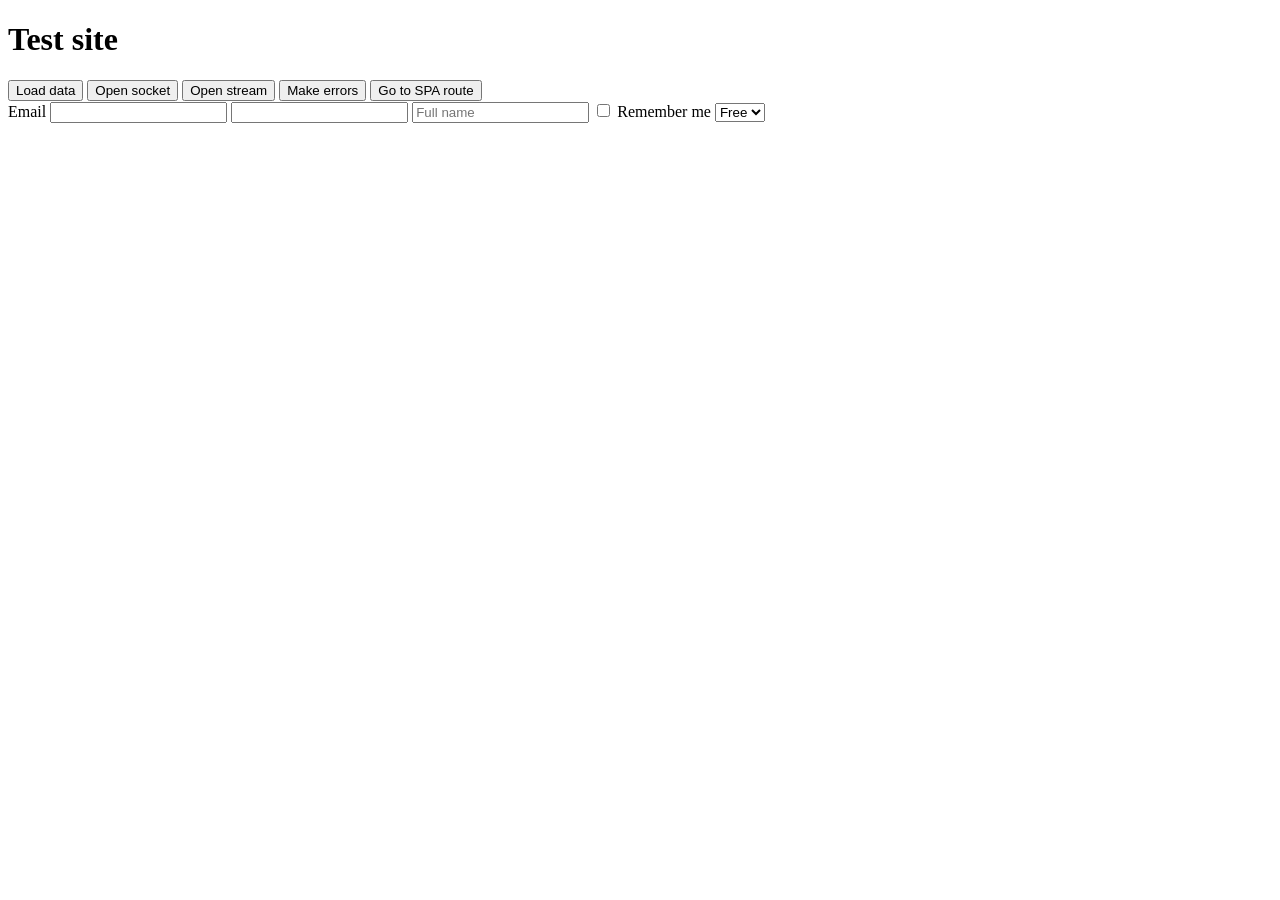
<file: tests/fixtures/site/index.html>
<!doctype html>
<html lang="en">
  <head><meta charset="UTF-8" /><title>Flow Recorder test site</title></head>
  <body>
    <h1>Test site</h1>
    <button id="go" data-testid="load-data">Load data</button>
    <button id="ws">Open socket</button>
    <button id="sse">Open stream</button>
    <button id="err">Make errors</button>
    <button id="spa">Go to SPA route</button>
    <form id="form" onsubmit="return false">
      <label for="email">Email</label>
      <input id="email" name="email" type="email" />
      <input id="pw" name="password" type="password" />
      <input id="fullname" name="fullname" type="text" placeholder="Full name" />
      <label><input id="remember" name="remember" type="checkbox" /> Remember me</label>
      <select id="plan" name="plan"><option value="free">Free</option><option value="pro">Pro</option></select>
    </form>
    <script src="app.js"></script>
  </body>
</html>
</file>
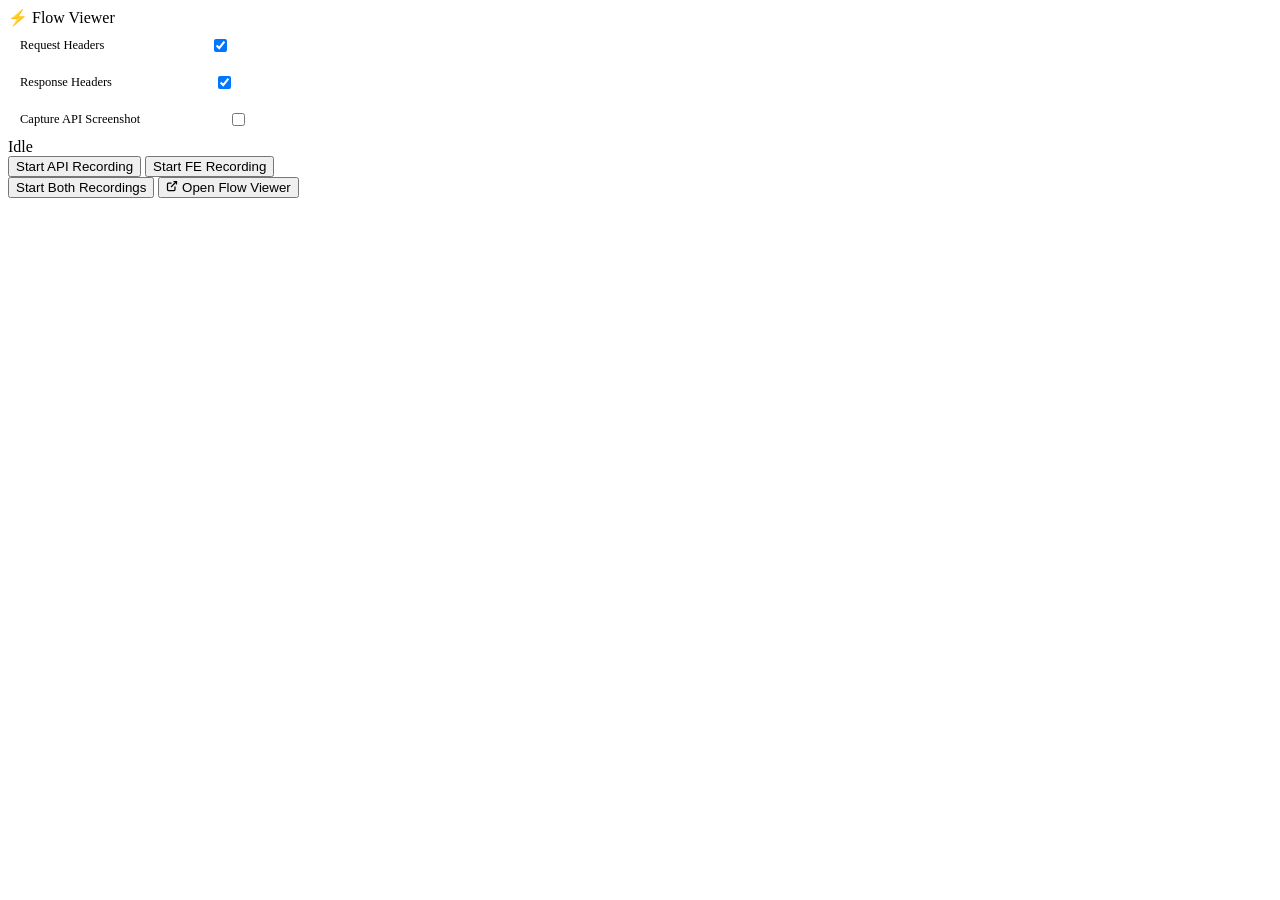
<file: popup.html>
<!doctype html>
<html>
  <head>
    <meta charset="UTF-8" />
    <link rel="stylesheet" href="./styles/popup.css" />
  </head>
  <body>
    <div class="header">
      <span class="header-dot"></span>
      <span class="header-title">⚡ Flow Viewer</span>
    </div>

    <div class="body">
      <!-- toggles -->
      <div class="toggles">
        <label class="toggle-row">
          <span>Request Headers</span>
          <input type="checkbox" id="includeReqHeaders" checked />
          <span class="switch"></span>
        </label>
        <label class="toggle-row">
          <span>Response Headers</span>
          <input type="checkbox" id="includeResHeaders" checked />
          <span class="switch"></span>
        </label>
        <label class="toggle-row">
          <span>Capture API Screenshot</span>
          <input type="checkbox" id="captureApiScreenshots" />
          <span class="switch"></span>
        </label>
      </div>

      <!-- status -->
      <div class="status-bar">
        <span class="status-indicator" id="statusDot"></span>
        <span id="statusText">Idle</span>
      </div>

      <!-- action buttons -->
      <button class="btn btn-start" id="apiToggle">Start API Recording</button>
      <button class="btn btn-start" id="feToggle">Start FE Recording</button>
      <button class="btn btn-start" id="bothToggle">
        Start Both Recordings
      </button>

      <button class="btn btn-viewer" id="openViewer">
        <svg
          width="12"
          height="12"
          viewBox="0 0 24 24"
          fill="none"
          stroke="currentColor"
          stroke-width="2.5"
        >
          <path d="M18 13v6a2 2 0 01-2 2H5a2 2 0 01-2-2V8a2 2 0 012-2h6" />
          <polyline points="15 3 21 3 21 9" />
          <line x1="10" y1="14" x2="21" y2="3" />
        </svg>
        Open Flow Viewer
      </button>
    </div>

    <script type="module" src="popup.js"></script>
  </body>
</html>
</file>
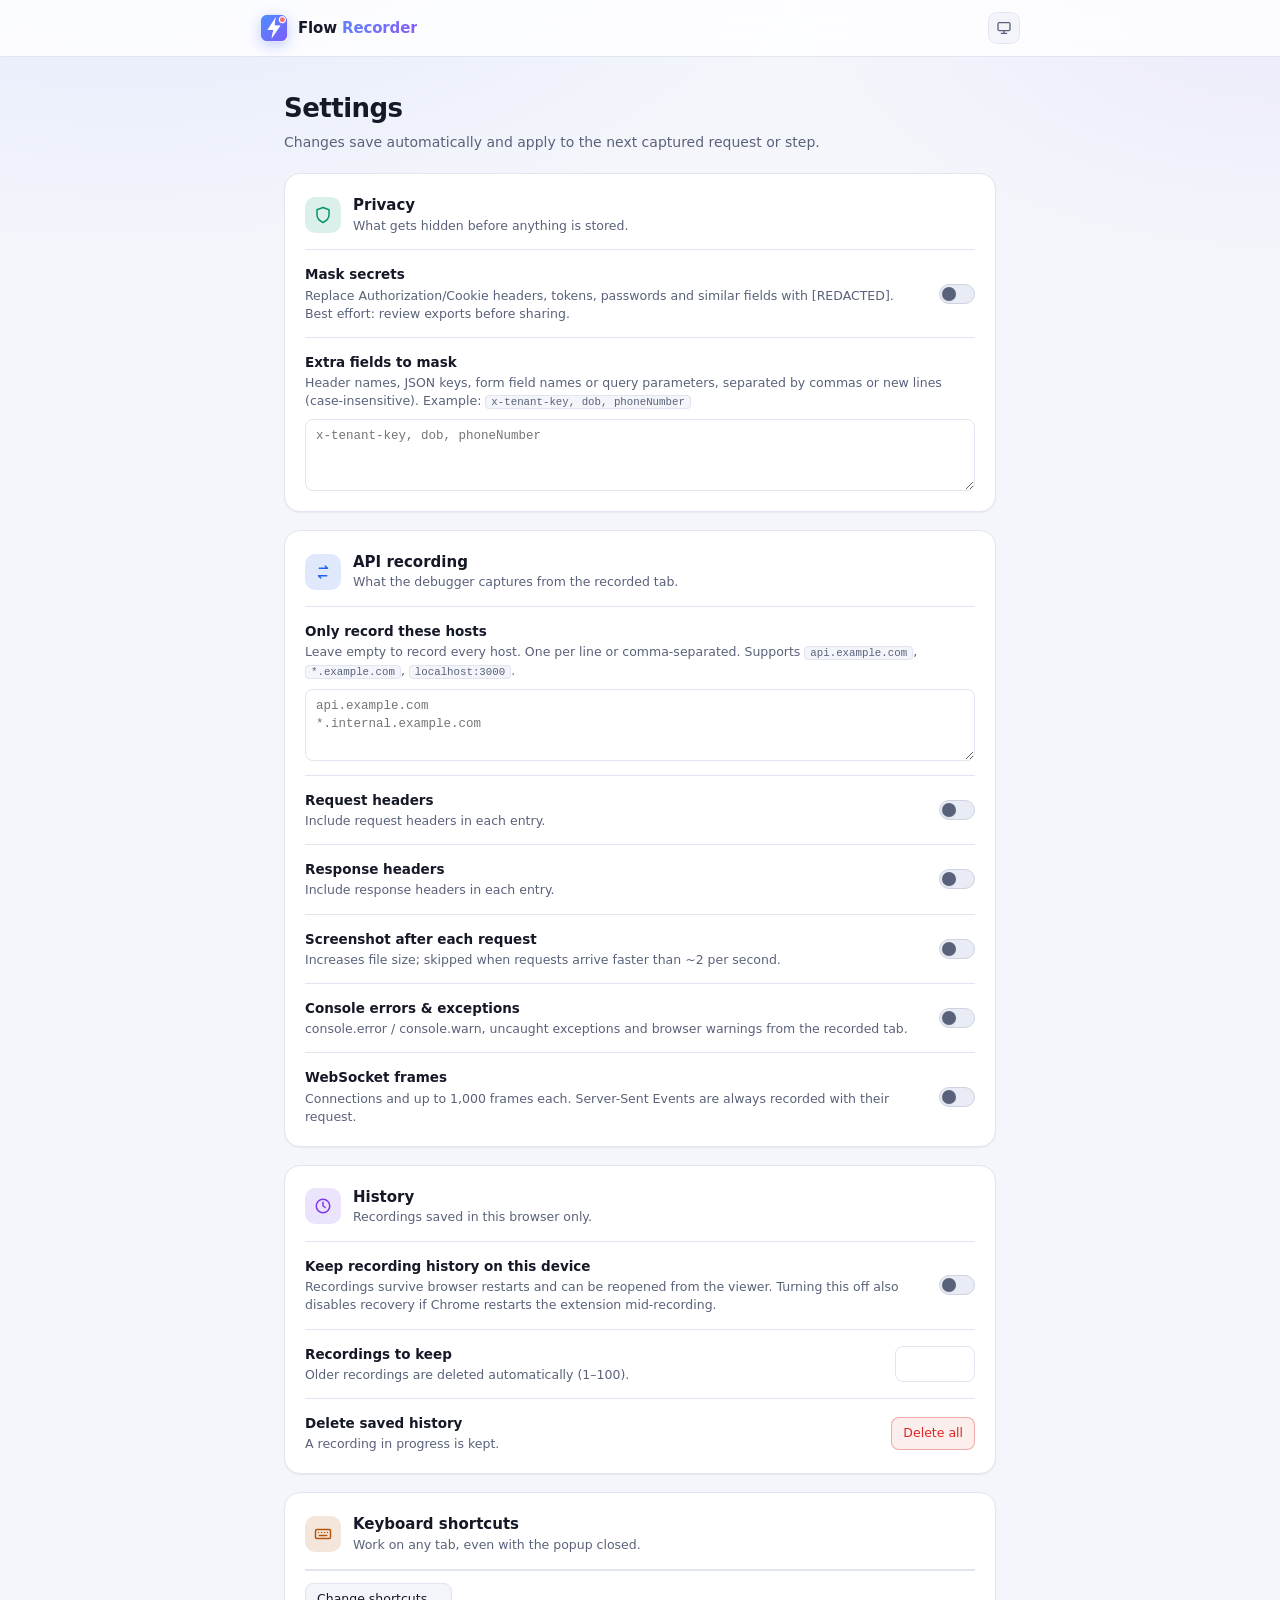
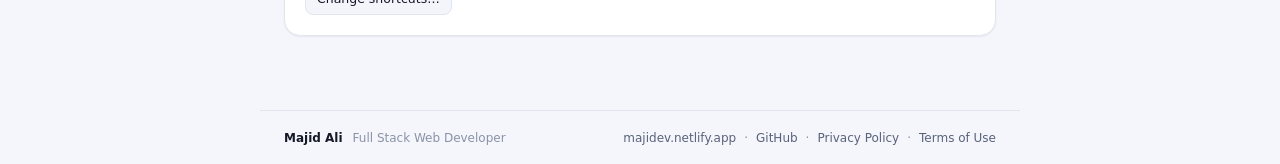
<file: html/options.html>
<!doctype html>
<html lang="en">
  <head>
    <meta charset="UTF-8" />
    <meta name="viewport" content="width=device-width, initial-scale=1.0" />
    <title>Flow Recorder Settings</title>
    <script src="../js/theme-init.js"></script>
    <link rel="stylesheet" href="../styles/base.css" />
    <link rel="stylesheet" href="../styles/options.css" />
  </head>
  <body>
    <header class="page-header">
      <div class="brand">
        <img class="brand-logo" src="../icons/icon48.png" alt="" />
        <span class="brand-name">Flow <span class="grad">Recorder</span></span>
      </div>
      <button class="icon-btn" id="themeToggle" type="button"></button>
    </header>

    <main class="options">
      <div class="page-title">
        <h1>Settings</h1>
        <p class="muted">Changes save automatically and apply to the next captured request or step. <span class="saved" id="savedNote" hidden>✓ Saved</span></p>
      </div>

      <section class="card">
        <div class="card-head">
          <span class="card-icon tone-green"><svg viewBox="0 0 24 24" fill="none" stroke="currentColor" stroke-width="2" stroke-linecap="round" stroke-linejoin="round"><path d="M12 22s8-4 8-10V5l-8-3-8 3v7c0 6 8 10 8 10z"/></svg></span>
          <div><h2>Privacy</h2><p>What gets hidden before anything is stored.</p></div>
        </div>
        <label class="opt-row">
          <span class="opt-text"><strong>Mask secrets</strong><small>Replace Authorization/Cookie headers, tokens, passwords and similar fields with [REDACTED]. Best effort: review exports before sharing.</small></span>
          <input type="checkbox" class="switch" id="maskSecrets" />
        </label>
        <label class="opt-block" for="customMaskKeys">
          <span class="opt-text"><strong>Extra fields to mask</strong><small>Header names, JSON keys, form field names or query parameters, separated by commas or new lines (case-insensitive). Example: <code>x-tenant-key, dob, phoneNumber</code></small></span>
          <textarea id="customMaskKeys" rows="3" spellcheck="false" placeholder="x-tenant-key, dob, phoneNumber"></textarea>
        </label>
      </section>

      <section class="card">
        <div class="card-head">
          <span class="card-icon tone-blue"><svg viewBox="0 0 24 24" fill="none" stroke="currentColor" stroke-width="2" stroke-linecap="round" stroke-linejoin="round"><path d="M7 7h11l-3-3M17 17H6l3 3"/></svg></span>
          <div><h2>API recording</h2><p>What the debugger captures from the recorded tab.</p></div>
        </div>
        <label class="opt-block" for="hostAllowList">
          <span class="opt-text"><strong>Only record these hosts</strong><small>Leave empty to record every host. One per line or comma-separated. Supports <code>api.example.com</code>, <code>*.example.com</code>, <code>localhost:3000</code>.</small></span>
          <textarea id="hostAllowList" rows="3" spellcheck="false" placeholder="api.example.com&#10;*.internal.example.com"></textarea>
        </label>
        <label class="opt-row">
          <span class="opt-text"><strong>Request headers</strong><small>Include request headers in each entry.</small></span>
          <input type="checkbox" class="switch" id="includeReqHeaders" />
        </label>
        <label class="opt-row">
          <span class="opt-text"><strong>Response headers</strong><small>Include response headers in each entry.</small></span>
          <input type="checkbox" class="switch" id="includeResHeaders" />
        </label>
        <label class="opt-row">
          <span class="opt-text"><strong>Screenshot after each request</strong><small>Increases file size; skipped when requests arrive faster than ~2 per second.</small></span>
          <input type="checkbox" class="switch" id="captureApiScreenshots" />
        </label>
        <label class="opt-row">
          <span class="opt-text"><strong>Console errors &amp; exceptions</strong><small>console.error / console.warn, uncaught exceptions and browser warnings from the recorded tab.</small></span>
          <input type="checkbox" class="switch" id="captureConsole" />
        </label>
        <label class="opt-row">
          <span class="opt-text"><strong>WebSocket frames</strong><small>Connections and up to 1,000 frames each. Server-Sent Events are always recorded with their request.</small></span>
          <input type="checkbox" class="switch" id="captureWebSockets" />
        </label>
      </section>

      <section class="card">
        <div class="card-head">
          <span class="card-icon tone-violet"><svg viewBox="0 0 24 24" fill="none" stroke="currentColor" stroke-width="2" stroke-linecap="round" stroke-linejoin="round"><circle cx="12" cy="12" r="9"/><path d="M12 7v5l3 2"/></svg></span>
          <div><h2>History</h2><p>Recordings saved in this browser only.</p></div>
        </div>
        <label class="opt-row">
          <span class="opt-text"><strong>Keep recording history on this device</strong><small>Recordings survive browser restarts and can be reopened from the viewer. Turning this off also disables recovery if Chrome restarts the extension mid-recording.</small></span>
          <input type="checkbox" class="switch" id="keepHistory" />
        </label>
        <label class="opt-row" for="historyLimit">
          <span class="opt-text"><strong>Recordings to keep</strong><small>Older recordings are deleted automatically (1–100).</small></span>
          <input type="number" id="historyLimit" min="1" max="100" step="1" />
        </label>
        <div class="opt-row">
          <span class="opt-text"><strong>Delete saved history</strong><small id="historyStatus" role="status">A recording in progress is kept.</small></span>
          <button id="clearHistory" class="tool-btn danger">Delete all</button>
        </div>
      </section>

      <section class="card">
        <div class="card-head">
          <span class="card-icon tone-amber"><svg viewBox="0 0 24 24" fill="none" stroke="currentColor" stroke-width="2" stroke-linecap="round" stroke-linejoin="round"><rect x="2" y="6" width="20" height="12" rx="2"/><path d="M6 10h.01M10 10h.01M14 10h.01M18 10h.01M7 14h10"/></svg></span>
          <div><h2>Keyboard shortcuts</h2><p>Work on any tab, even with the popup closed.</p></div>
        </div>
        <ul id="shortcutList" class="shortcut-list"></ul>
        <div class="card-foot"><button id="editShortcuts" class="tool-btn">Change shortcuts…</button></div>
      </section>
    </main>

    <footer class="dev-footer">
      <span class="dev-name">Majid Ali</span>
      <span class="dev-role">Full Stack Web Developer</span>
      <div class="dev-links">
        <a href="https://majidev.netlify.app" target="_blank" rel="noopener noreferrer">majidev.netlify.app</a>
        <span class="dev-sep">·</span>
        <a href="https://github.com/Majid-Ali-Watto" target="_blank" rel="noopener noreferrer">GitHub</a>
        <span class="dev-sep">·</span>
        <a href="privacy.html" target="_blank">Privacy Policy</a>
        <span class="dev-sep">·</span>
        <a href="terms.html" target="_blank">Terms of Use</a>
      </div>
    </footer>
    <script type="module" src="../js/options.js"></script>
  </body>
</html>
</file>
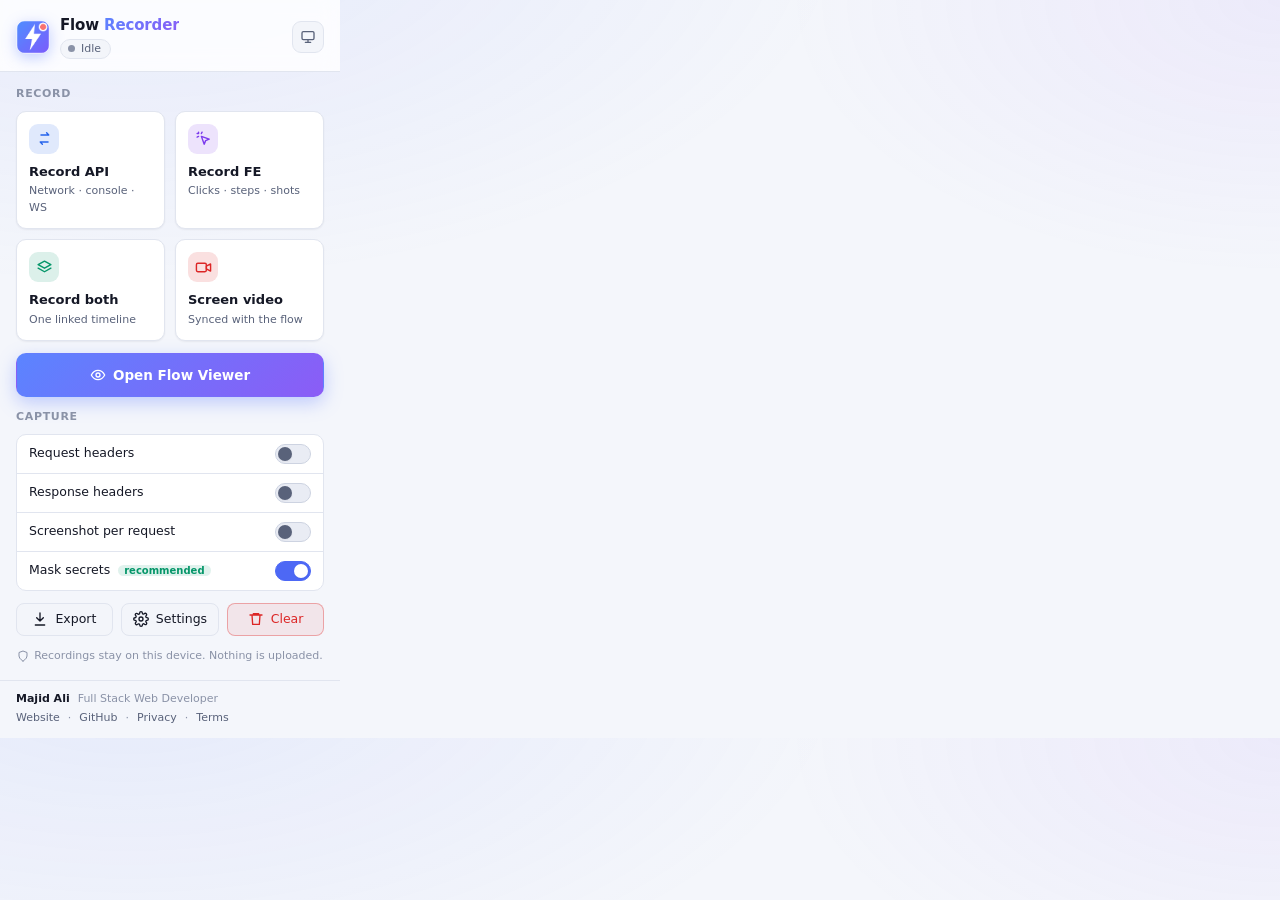
<file: html/popup.html>
<!doctype html>
<html lang="en">
  <head>
    <meta charset="UTF-8" />
    <title>Flow Recorder</title>
    <script src="../js/theme-init.js"></script>
    <link rel="stylesheet" href="../styles/base.css" />
    <link rel="stylesheet" href="../styles/popup.css" />
  </head>
  <body>
    <header class="pop-header">
      <div class="brand">
        <img class="brand-logo" src="../icons/icon48.png" alt="" />
        <div class="brand-stack">
          <span class="brand-name">Flow <span class="grad">Recorder</span></span>
          <span class="status-pill" id="statusPill">
            <span class="status-indicator" id="statusDot"></span>
            <span id="statusText">Idle</span>
          </span>
        </div>
      </div>
      <button class="icon-btn" id="themeToggle" type="button"></button>
    </header>

    <main class="pop-body">
      <div class="section-head">
        <span>Record</span>
        <span id="statusCounts" class="status-counts"></span>
      </div>

      <div class="tiles">
        <button class="tile btn-start" id="apiToggle" title="Capture network requests, console errors, WebSockets and SSE on the active tab">
          <span class="tile-icon tone-blue">
            <svg viewBox="0 0 24 24" fill="none" stroke="currentColor" stroke-width="2" stroke-linecap="round" stroke-linejoin="round"><path d="M7 7h11l-3-3M17 17H6l3 3"/></svg>
          </span>
          <span class="tile-title">Record API</span>
          <span class="tile-sub">Network · console · WS</span>
        </button>
        <button class="tile btn-start" id="feToggle" title="Track clicks, inputs and navigation on the active tab with a screenshot per step">
          <span class="tile-icon tone-violet">
            <svg viewBox="0 0 24 24" fill="none" stroke="currentColor" stroke-width="2" stroke-linecap="round" stroke-linejoin="round"><path d="M9 9l11 4-5 2-2 5z"/><path d="M5 3v2M3 5h2M10 3l-1 2M3 10l2-1"/></svg>
          </span>
          <span class="tile-title">Record FE</span>
          <span class="tile-sub">Clicks · steps · shots</span>
        </button>
        <button class="tile btn-start" id="bothToggle" title="Run API and FE recording together in one session">
          <span class="tile-icon tone-green">
            <svg viewBox="0 0 24 24" fill="none" stroke="currentColor" stroke-width="2" stroke-linecap="round" stroke-linejoin="round"><path d="M12 3l9 5-9 5-9-5z"/><path d="M3 13l9 5 9-5"/></svg>
          </span>
          <span class="tile-title">Record both</span>
          <span class="tile-sub">One linked timeline</span>
        </button>
        <button class="tile" id="screenRecordToggle" title="Record a video (.webm), optionally in sync with API + FE recording">
          <span class="tile-icon tone-red">
            <svg viewBox="0 0 24 24" fill="none" stroke="currentColor" stroke-width="2" stroke-linecap="round" stroke-linejoin="round"><rect x="2" y="6" width="14" height="12" rx="2"/><path d="M16 10l6-3v10l-6-3z"/></svg>
          </span>
          <span class="tile-title">Screen video</span>
          <span class="tile-sub">Synced with the flow</span>
        </button>
      </div>

      <p class="popup-message" id="popupMessage" role="status" hidden></p>

      <button class="btn btn-primary btn-block btn-lg" id="openViewer" title="Inspect, search, compare and export the recording">
        <svg viewBox="0 0 24 24" fill="none" stroke="currentColor" stroke-width="2" stroke-linecap="round" stroke-linejoin="round"><path d="M2 12s3.6-7 10-7 10 7 10 7-3.6 7-10 7S2 12 2 12z"/><circle cx="12" cy="12" r="3"/></svg>
        Open Flow Viewer
      </button>

      <div class="section-head"><span>Capture</span></div>
      <div class="toggles">
        <label class="toggle-row" title="Include HTTP request headers (masked when Mask secrets is on)">
          <span>Request headers</span>
          <input type="checkbox" class="switch" id="includeReqHeaders" />
        </label>
        <label class="toggle-row" title="Include HTTP response headers">
          <span>Response headers</span>
          <input type="checkbox" class="switch" id="includeResHeaders" />
        </label>
        <label class="toggle-row" title="Take a screenshot after each API request (larger files)">
          <span>Screenshot per request</span>
          <input type="checkbox" class="switch" id="captureApiScreenshots" />
        </label>
        <label class="toggle-row" title="Replace auth headers, cookies, tokens and passwords with [REDACTED]. Best effort: review exports before sharing.">
          <span>Mask secrets <span class="tag">recommended</span></span>
          <input type="checkbox" class="switch" id="maskSecrets" checked />
        </label>
      </div>

      <div class="pop-actions">
        <button class="tool-btn" id="exportData" title="Download the current / last recording as JSON">
          <svg viewBox="0 0 24 24" fill="none" stroke="currentColor" stroke-width="2" stroke-linecap="round" stroke-linejoin="round"><path d="M12 3v12M7 10l5 5 5-5M5 21h14"/></svg>
          Export
        </button>
        <button class="tool-btn" id="openSettings" title="Domain filter, custom masking, console/WebSocket capture, history and shortcuts">
          <svg viewBox="0 0 24 24" fill="none" stroke="currentColor" stroke-width="2" stroke-linecap="round" stroke-linejoin="round"><circle cx="12" cy="12" r="3"/><path d="M19.4 15a1.7 1.7 0 0 0 .3 1.8l.1.1a2 2 0 1 1-2.8 2.8l-.1-.1a1.7 1.7 0 0 0-1.8-.3 1.7 1.7 0 0 0-1 1.5V21a2 2 0 1 1-4 0v-.1a1.7 1.7 0 0 0-1.1-1.5 1.7 1.7 0 0 0-1.8.3l-.1.1a2 2 0 1 1-2.8-2.8l.1-.1a1.7 1.7 0 0 0 .3-1.8 1.7 1.7 0 0 0-1.5-1H3a2 2 0 1 1 0-4h.1a1.7 1.7 0 0 0 1.5-1.1 1.7 1.7 0 0 0-.3-1.8l-.1-.1a2 2 0 1 1 2.8-2.8l.1.1a1.7 1.7 0 0 0 1.8.3H9a1.7 1.7 0 0 0 1-1.5V3a2 2 0 1 1 4 0v.1a1.7 1.7 0 0 0 1 1.5 1.7 1.7 0 0 0 1.8-.3l.1-.1a2 2 0 1 1 2.8 2.8l-.1.1a1.7 1.7 0 0 0-.3 1.8V9a1.7 1.7 0 0 0 1.5 1H21a2 2 0 1 1 0 4h-.1a1.7 1.7 0 0 0-1.5 1z"/></svg>
          Settings
        </button>
        <button class="tool-btn danger" id="clearData" title="Delete the current recording and all saved history from this device">
          <svg viewBox="0 0 24 24" fill="none" stroke="currentColor" stroke-width="2" stroke-linecap="round" stroke-linejoin="round"><path d="M3 6h18M8 6V4h8v2M6 6l1 14h10l1-14"/></svg>
          Clear
        </button>
      </div>

      <p class="hint" id="shortcutHint"></p>
      <p class="hint privacy-note">
        <svg viewBox="0 0 24 24" fill="none" stroke="currentColor" stroke-width="2" stroke-linecap="round" stroke-linejoin="round"><path d="M12 22s8-4 8-10V5l-8-3-8 3v7c0 6 8 10 8 10z"/></svg>
        Recordings stay on this device. Nothing is uploaded.
      </p>
    </main>

    <footer class="dev-footer">
      <span class="dev-name">Majid Ali</span>
      <span class="dev-role">Full Stack Web Developer</span>
      <div class="dev-links">
        <a href="https://majidev.netlify.app" target="_blank" rel="noopener noreferrer">Website</a>
        <span class="dev-sep">·</span>
        <a href="https://github.com/Majid-Ali-Watto" target="_blank" rel="noopener noreferrer">GitHub</a>
        <span class="dev-sep">·</span>
        <a href="privacy.html" target="_blank">Privacy</a>
        <span class="dev-sep">·</span>
        <a href="terms.html" target="_blank">Terms</a>
      </div>
    </footer>

    <script type="module" src="../js/popup.js"></script>
  </body>
</html>
</file>
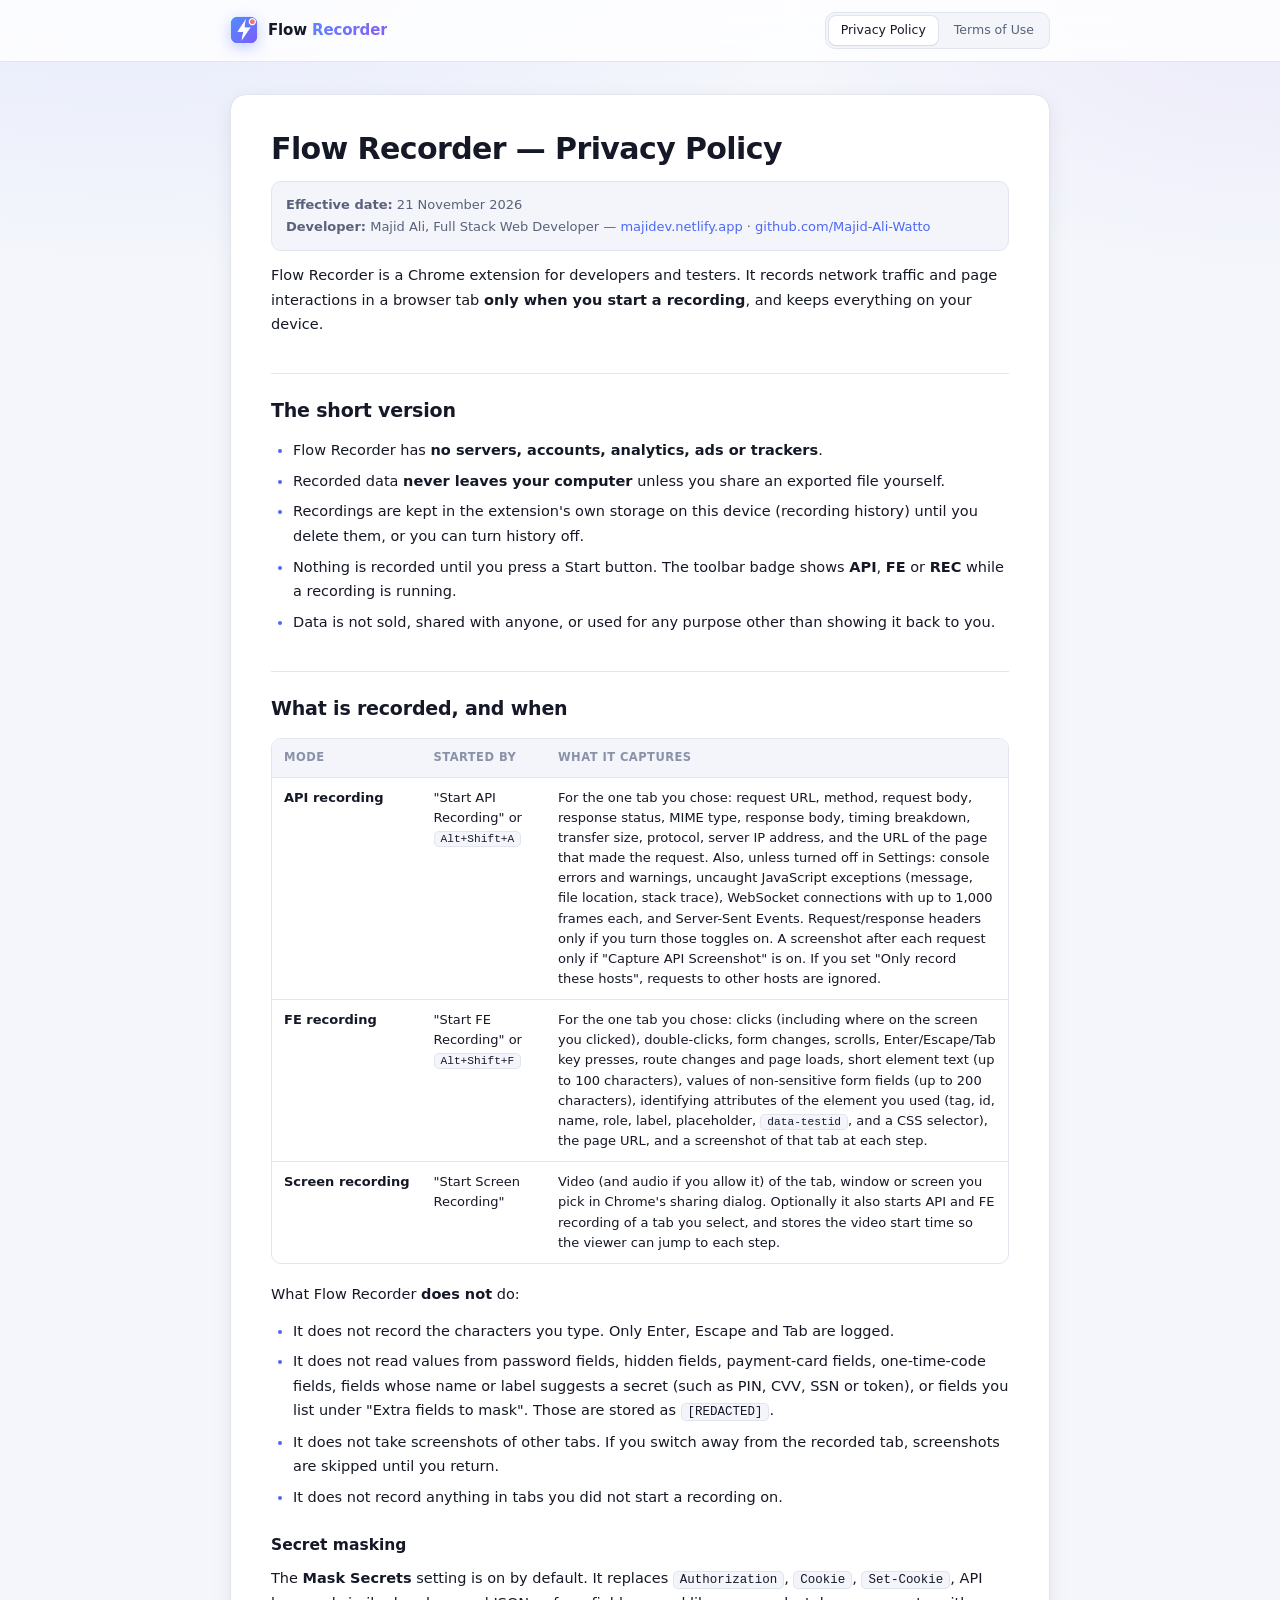
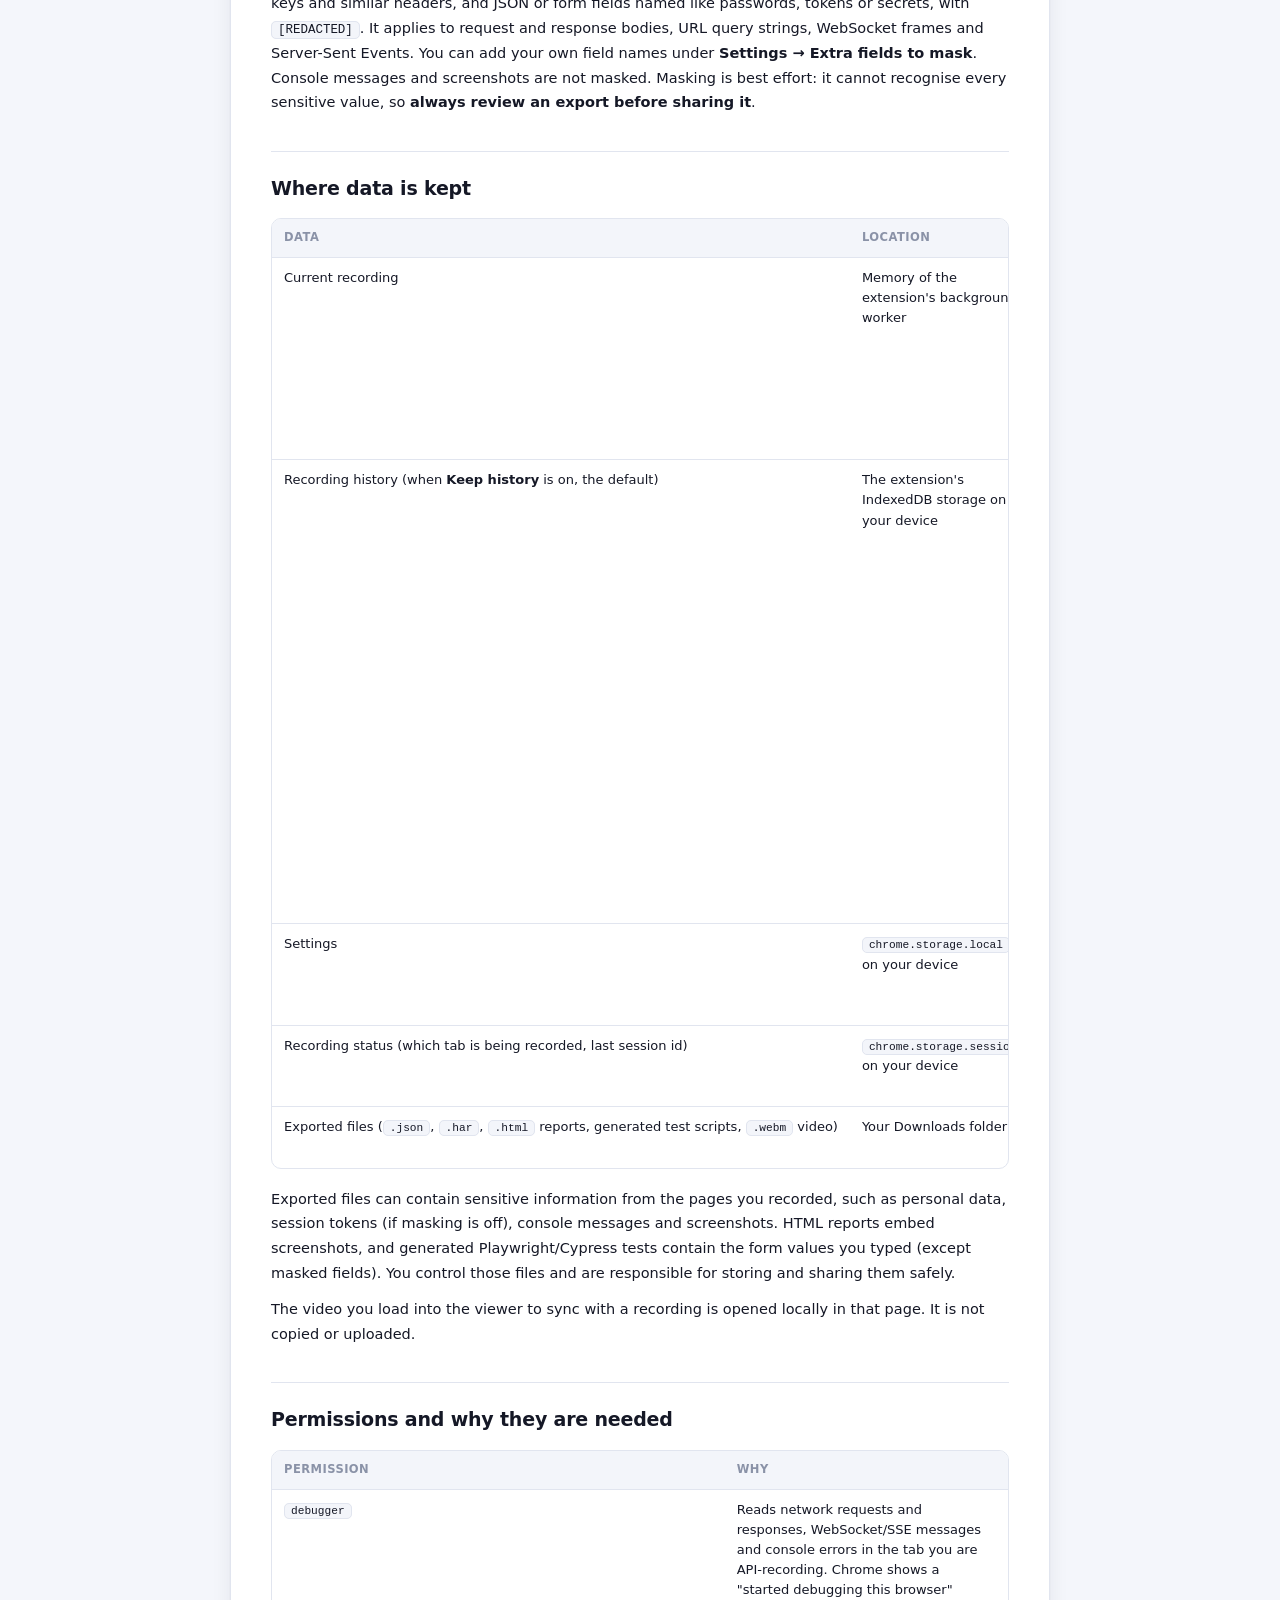
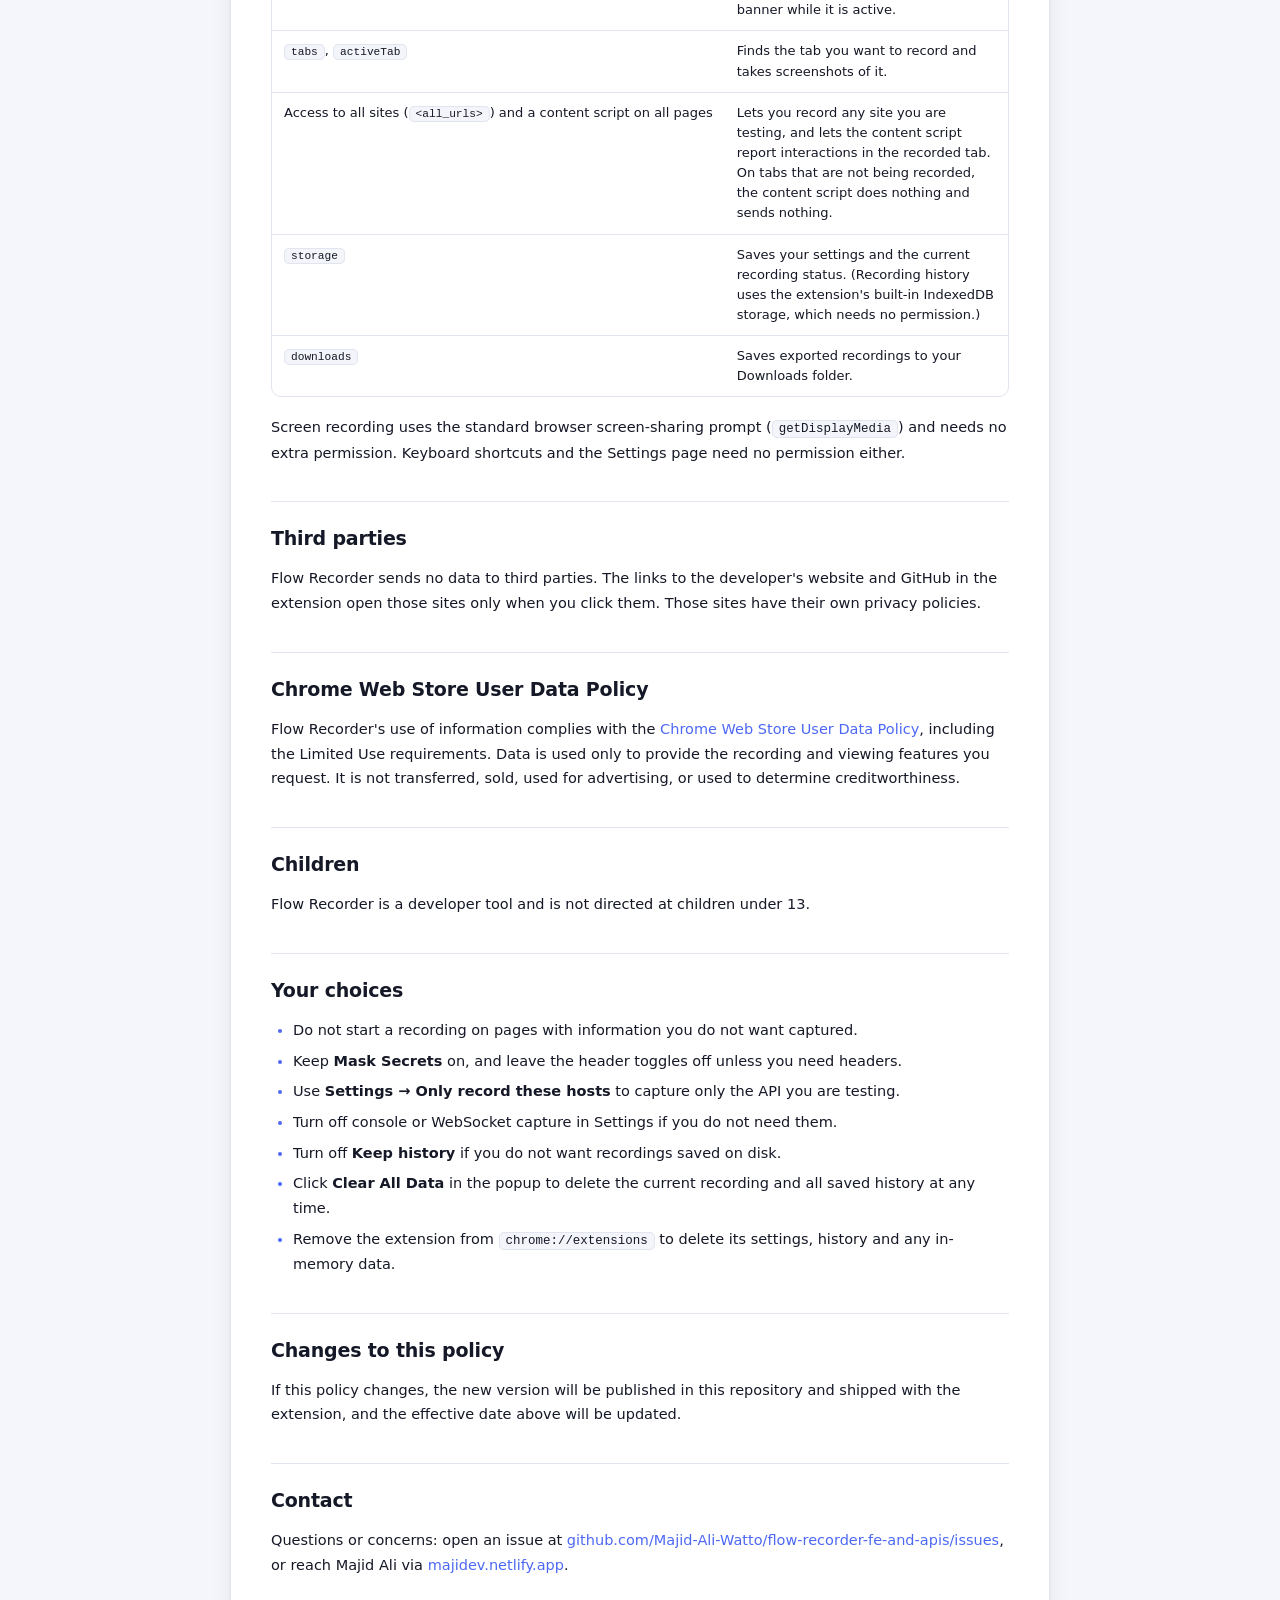
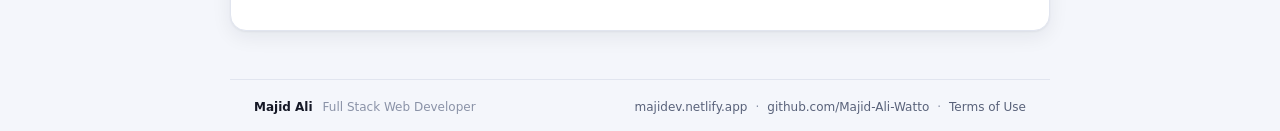
<file: html/privacy.html>
<!doctype html>
<!-- Generated from PRIVACY.md by scripts/build-legal-pages.mjs — edit the Markdown, then rerun the script. -->
<html lang="en">
  <head>
    <meta charset="UTF-8" />
    <meta name="viewport" content="width=device-width, initial-scale=1.0" />
    <title>Privacy Policy · Flow Recorder</title>
    <script src="../js/theme-init.js"></script>
    <link rel="stylesheet" href="../styles/base.css" />
    <link rel="stylesheet" href="../styles/legal.css" />
  </head>
  <body>
    <header class="legal-header">
      <div class="brand">
        <img class="brand-logo" src="../icons/icon48.png" alt="" />
        <span class="brand-name">Flow <span class="grad">Recorder</span></span>
      </div>
      <nav class="legal-nav">
        <a href="privacy.html" aria-current="page">Privacy Policy</a>
        <a href="terms.html">Terms of Use</a>
      </nav>
    </header>
    <main class="legal">
      <h1>Flow Recorder — Privacy Policy</h1>
      <p><strong>Effective date:</strong> 21 November 2026<br /><strong>Developer:</strong> Majid Ali, Full Stack Web Developer — <a href="https://majidev.netlify.app" target="_blank" rel="noopener noreferrer">majidev.netlify.app</a> · <a href="https://github.com/Majid-Ali-Watto" target="_blank" rel="noopener noreferrer">github.com/Majid-Ali-Watto</a></p>
      <p>Flow Recorder is a Chrome extension for developers and testers. It records network traffic and page interactions in a browser tab <strong>only when you start a recording</strong>, and keeps everything on your device.</p>
      <h2>The short version</h2>
      <ul><li>Flow Recorder has <strong>no servers, accounts, analytics, ads or trackers</strong>.</li><li>Recorded data <strong>never leaves your computer</strong> unless you share an exported file yourself.</li><li>Recordings are kept in the extension's own storage on this device (recording history) until you delete them, or you can turn history off.</li><li>Nothing is recorded until you press a Start button. The toolbar badge shows <strong>API</strong>, <strong>FE</strong> or <strong>REC</strong> while a recording is running.</li><li>Data is not sold, shared with anyone, or used for any purpose other than showing it back to you.</li></ul>
      <h2>What is recorded, and when</h2>
      <div class="table-wrap"><table><thead><tr><th>Mode</th><th>Started by</th><th>What it captures</th></tr></thead><tbody><tr><td><strong>API recording</strong></td><td>"Start API Recording" or <code>Alt+Shift+A</code></td><td>For the one tab you chose: request URL, method, request body, response status, MIME type, response body, timing breakdown, transfer size, protocol, server IP address, and the URL of the page that made the request. Also, unless turned off in Settings: console errors and warnings, uncaught JavaScript exceptions (message, file location, stack trace), WebSocket connections with up to 1,000 frames each, and Server-Sent Events. Request/response headers only if you turn those toggles on. A screenshot after each request only if "Capture API Screenshot" is on. If you set "Only record these hosts", requests to other hosts are ignored.</td></tr><tr><td><strong>FE recording</strong></td><td>"Start FE Recording" or <code>Alt+Shift+F</code></td><td>For the one tab you chose: clicks (including where on the screen you clicked), double-clicks, form changes, scrolls, Enter/Escape/Tab key presses, route changes and page loads, short element text (up to 100 characters), values of non-sensitive form fields (up to 200 characters), identifying attributes of the element you used (tag, id, name, role, label, placeholder, <code>data-testid</code>, and a CSS selector), the page URL, and a screenshot of that tab at each step.</td></tr><tr><td><strong>Screen recording</strong></td><td>"Start Screen Recording"</td><td>Video (and audio if you allow it) of the tab, window or screen you pick in Chrome's sharing dialog. Optionally it also starts API and FE recording of a tab you select, and stores the video start time so the viewer can jump to each step.</td></tr></tbody></table></div>
      <p>What Flow Recorder <strong>does not</strong> do:</p>
      <ul><li>It does not record the characters you type. Only Enter, Escape and Tab are logged.</li><li>It does not read values from password fields, hidden fields, payment-card fields, one-time-code fields, fields whose name or label suggests a secret (such as PIN, CVV, SSN or token), or fields you list under "Extra fields to mask". Those are stored as <code>[REDACTED]</code>.</li><li>It does not take screenshots of other tabs. If you switch away from the recorded tab, screenshots are skipped until you return.</li><li>It does not record anything in tabs you did not start a recording on.</li></ul>
      <h3>Secret masking</h3>
      <p>The <strong>Mask Secrets</strong> setting is on by default. It replaces <code>Authorization</code>, <code>Cookie</code>, <code>Set-Cookie</code>, API keys and similar headers, and JSON or form fields named like passwords, tokens or secrets, with <code>[REDACTED]</code>. It applies to request and response bodies, URL query strings, WebSocket frames and Server-Sent Events. You can add your own field names under <strong>Settings → Extra fields to mask</strong>. Console messages and screenshots are not masked. Masking is best effort: it cannot recognise every sensitive value, so <strong>always review an export before sharing it</strong>.</p>
      <h2>Where data is kept</h2>
      <div class="table-wrap"><table><thead><tr><th>Data</th><th>Location</th><th>How long</th></tr></thead><tbody><tr><td>Current recording</td><td>Memory of the extension's background worker</td><td>Until you click <strong>Clear All Data</strong>, start a new recording, disable or remove the extension, or close Chrome</td></tr><tr><td>Recording history (when <strong>Keep history</strong> is on, the default)</td><td>The extension's IndexedDB storage on your device</td><td>The newest 20 recordings by default (adjustable 1–100). Older ones are deleted automatically. Delete individual recordings in the viewer, or everything with <strong>Clear All Data</strong> or <strong>Settings → Delete all saved history</strong>. Removing the extension deletes it too.</td></tr><tr><td>Settings</td><td><code>chrome.storage.local</code> on your device</td><td>Until you change them or remove the extension</td></tr><tr><td>Recording status (which tab is being recorded, last session id)</td><td><code>chrome.storage.session</code> on your device</td><td>Cleared when Chrome closes</td></tr><tr><td>Exported files (<code>.json</code>, <code>.har</code>, <code>.html</code> reports, generated test scripts, <code>.webm</code> video)</td><td>Your Downloads folder</td><td>Until you delete them</td></tr></tbody></table></div>
      <p>Exported files can contain sensitive information from the pages you recorded, such as personal data, session tokens (if masking is off), console messages and screenshots. HTML reports embed screenshots, and generated Playwright/Cypress tests contain the form values you typed (except masked fields). You control those files and are responsible for storing and sharing them safely.</p>
      <p>The video you load into the viewer to sync with a recording is opened locally in that page. It is not copied or uploaded.</p>
      <h2>Permissions and why they are needed</h2>
      <div class="table-wrap"><table><thead><tr><th>Permission</th><th>Why</th></tr></thead><tbody><tr><td><code>debugger</code></td><td>Reads network requests and responses, WebSocket/SSE messages and console errors in the tab you are API-recording. Chrome shows a "started debugging this browser" banner while it is active.</td></tr><tr><td><code>tabs</code>, <code>activeTab</code></td><td>Finds the tab you want to record and takes screenshots of it.</td></tr><tr><td>Access to all sites (<code>&lt;all_urls&gt;</code>) and a content script on all pages</td><td>Lets you record any site you are testing, and lets the content script report interactions in the recorded tab. On tabs that are not being recorded, the content script does nothing and sends nothing.</td></tr><tr><td><code>storage</code></td><td>Saves your settings and the current recording status. (Recording history uses the extension's built-in IndexedDB storage, which needs no permission.)</td></tr><tr><td><code>downloads</code></td><td>Saves exported recordings to your Downloads folder.</td></tr></tbody></table></div>
      <p>Screen recording uses the standard browser screen-sharing prompt (<code>getDisplayMedia</code>) and needs no extra permission. Keyboard shortcuts and the Settings page need no permission either.</p>
      <h2>Third parties</h2>
      <p>Flow Recorder sends no data to third parties. The links to the developer's website and GitHub in the extension open those sites only when you click them. Those sites have their own privacy policies.</p>
      <h2>Chrome Web Store User Data Policy</h2>
      <p>Flow Recorder's use of information complies with the <a href="https://developer.chrome.com/docs/webstore/program-policies/user-data-faq" target="_blank" rel="noopener noreferrer">Chrome Web Store User Data Policy</a>, including the Limited Use requirements. Data is used only to provide the recording and viewing features you request. It is not transferred, sold, used for advertising, or used to determine creditworthiness.</p>
      <h2>Children</h2>
      <p>Flow Recorder is a developer tool and is not directed at children under 13.</p>
      <h2>Your choices</h2>
      <ul><li>Do not start a recording on pages with information you do not want captured.</li><li>Keep <strong>Mask Secrets</strong> on, and leave the header toggles off unless you need headers.</li><li>Use <strong>Settings → Only record these hosts</strong> to capture only the API you are testing.</li><li>Turn off console or WebSocket capture in Settings if you do not need them.</li><li>Turn off <strong>Keep history</strong> if you do not want recordings saved on disk.</li><li>Click <strong>Clear All Data</strong> in the popup to delete the current recording and all saved history at any time.</li><li>Remove the extension from <code>chrome://extensions</code> to delete its settings, history and any in-memory data.</li></ul>
      <h2>Changes to this policy</h2>
      <p>If this policy changes, the new version will be published in this repository and shipped with the extension, and the effective date above will be updated.</p>
      <h2>Contact</h2>
      <p>Questions or concerns: open an issue at <a href="https://github.com/Majid-Ali-Watto/flow-recorder-fe-and-apis/issues" target="_blank" rel="noopener noreferrer">github.com/Majid-Ali-Watto/flow-recorder-fe-and-apis/issues</a>, or reach Majid Ali via <a href="https://majidev.netlify.app" target="_blank" rel="noopener noreferrer">majidev.netlify.app</a>.</p>
    </main>
    <footer class="dev-footer">
      <span class="dev-name">Majid Ali</span>
      <span class="dev-role">Full Stack Web Developer</span>
      <div class="dev-links">
        <a href="https://majidev.netlify.app" target="_blank" rel="noopener noreferrer">majidev.netlify.app</a>
        <span class="dev-sep">·</span>
        <a href="https://github.com/Majid-Ali-Watto" target="_blank" rel="noopener noreferrer">github.com/Majid-Ali-Watto</a>
        <span class="dev-sep">·</span>
        <a href="terms.html">Terms of Use</a>
      </div>
    </footer>
  </body>
</html>
</file>
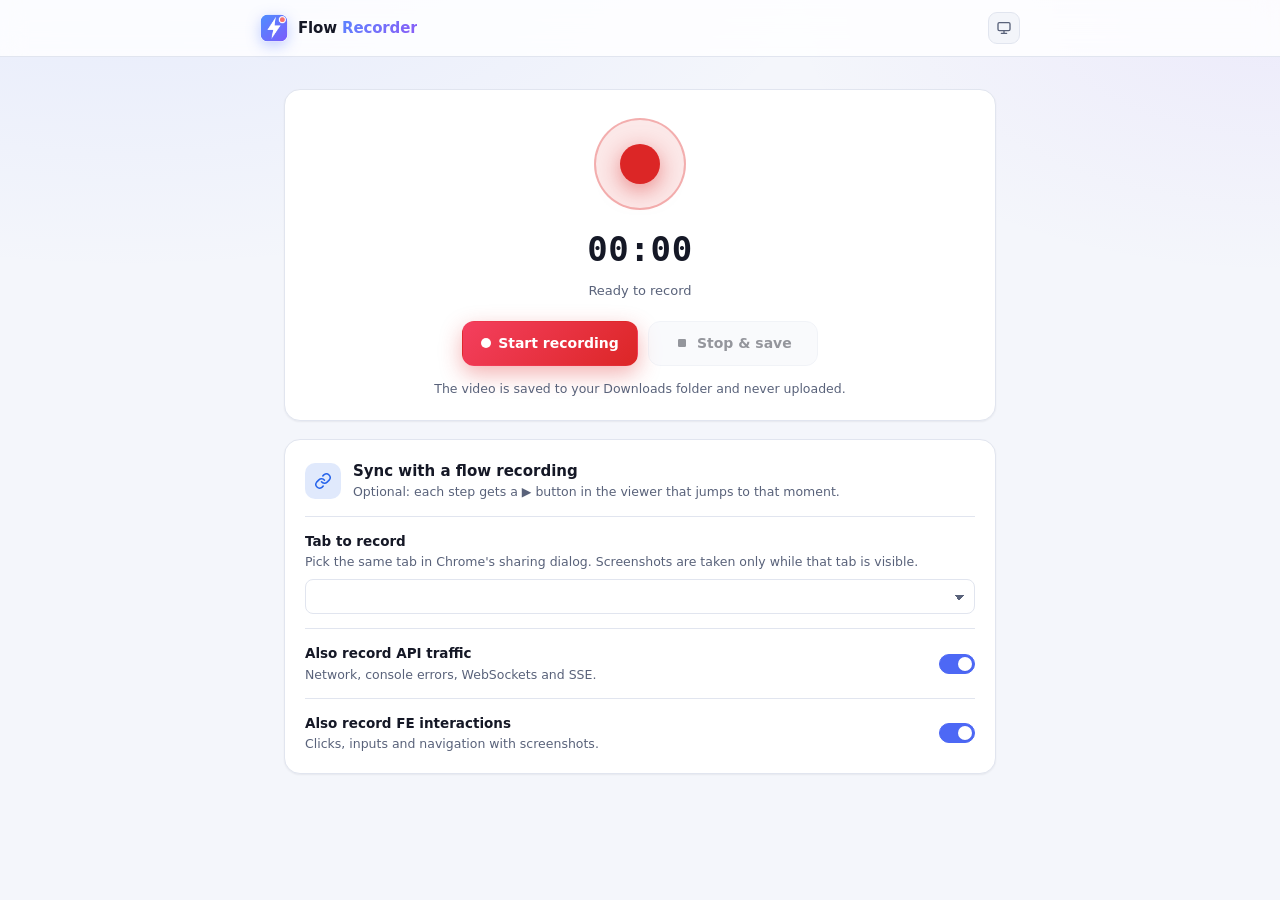
<file: html/recorder.html>
<!doctype html>
<html lang="en">
  <head>
    <meta charset="UTF-8" />
    <meta name="viewport" content="width=device-width, initial-scale=1.0" />
    <title>Flow Screen Recorder</title>
    <script src="../js/theme-init.js"></script>
    <link rel="stylesheet" href="../styles/base.css" />
    <link rel="stylesheet" href="../styles/options.css" />
  </head>
  <body class="recorder-page">
    <header class="page-header">
      <div class="brand">
        <img class="brand-logo" src="../icons/icon48.png" alt="" />
        <span class="brand-name">Flow <span class="grad">Recorder</span></span>
      </div>
      <button class="icon-btn" id="themeToggle" type="button"></button>
    </header>

    <main class="options">
      <section class="card rec-hero">
        <div class="rec-visual">
          <div class="rec-ring"><span class="rec-core"></span></div>
          <div class="rec-timer" id="timer">00:00</div>
          <div class="rec-state" id="recState">Ready to record</div>
        </div>
        <div class="rec-controls">
          <button class="btn btn-rec" id="start">
            <span class="rec-dot"></span>
            Start recording
          </button>
          <button class="btn" id="stop" disabled>
            <svg viewBox="0 0 24 24" fill="currentColor"><rect x="6" y="6" width="12" height="12" rx="2"/></svg>
            Stop &amp; save
          </button>
        </div>
        <p class="recorder-status" id="status" role="status">The video is saved to your Downloads folder and never uploaded.</p>
      </section>

      <section class="card">
        <div class="card-head">
          <span class="card-icon tone-blue"><svg viewBox="0 0 24 24" fill="none" stroke="currentColor" stroke-width="2" stroke-linecap="round" stroke-linejoin="round"><path d="M10 13a5 5 0 0 0 7.5.5l3-3a5 5 0 0 0-7-7l-1.7 1.7"/><path d="M14 11a5 5 0 0 0-7.5-.5l-3 3a5 5 0 0 0 7 7l1.7-1.7"/></svg></span>
          <div><h2>Sync with a flow recording</h2><p>Optional: each step gets a ▶ button in the viewer that jumps to that moment.</p></div>
        </div>
        <label class="opt-block" for="tabSelect">
          <span class="opt-text"><strong>Tab to record</strong><small>Pick the same tab in Chrome's sharing dialog. Screenshots are taken only while that tab is visible.</small></span>
          <select id="tabSelect"></select>
        </label>
        <label class="opt-row">
          <span class="opt-text"><strong>Also record API traffic</strong><small>Network, console errors, WebSockets and SSE.</small></span>
          <input type="checkbox" class="switch" id="syncApi" checked />
        </label>
        <label class="opt-row">
          <span class="opt-text"><strong>Also record FE interactions</strong><small>Clicks, inputs and navigation with screenshots.</small></span>
          <input type="checkbox" class="switch" id="syncFe" checked />
        </label>
      </section>
    </main>
    <script type="module" src="../js/recorder.js"></script>
  </body>
</html>
</file>
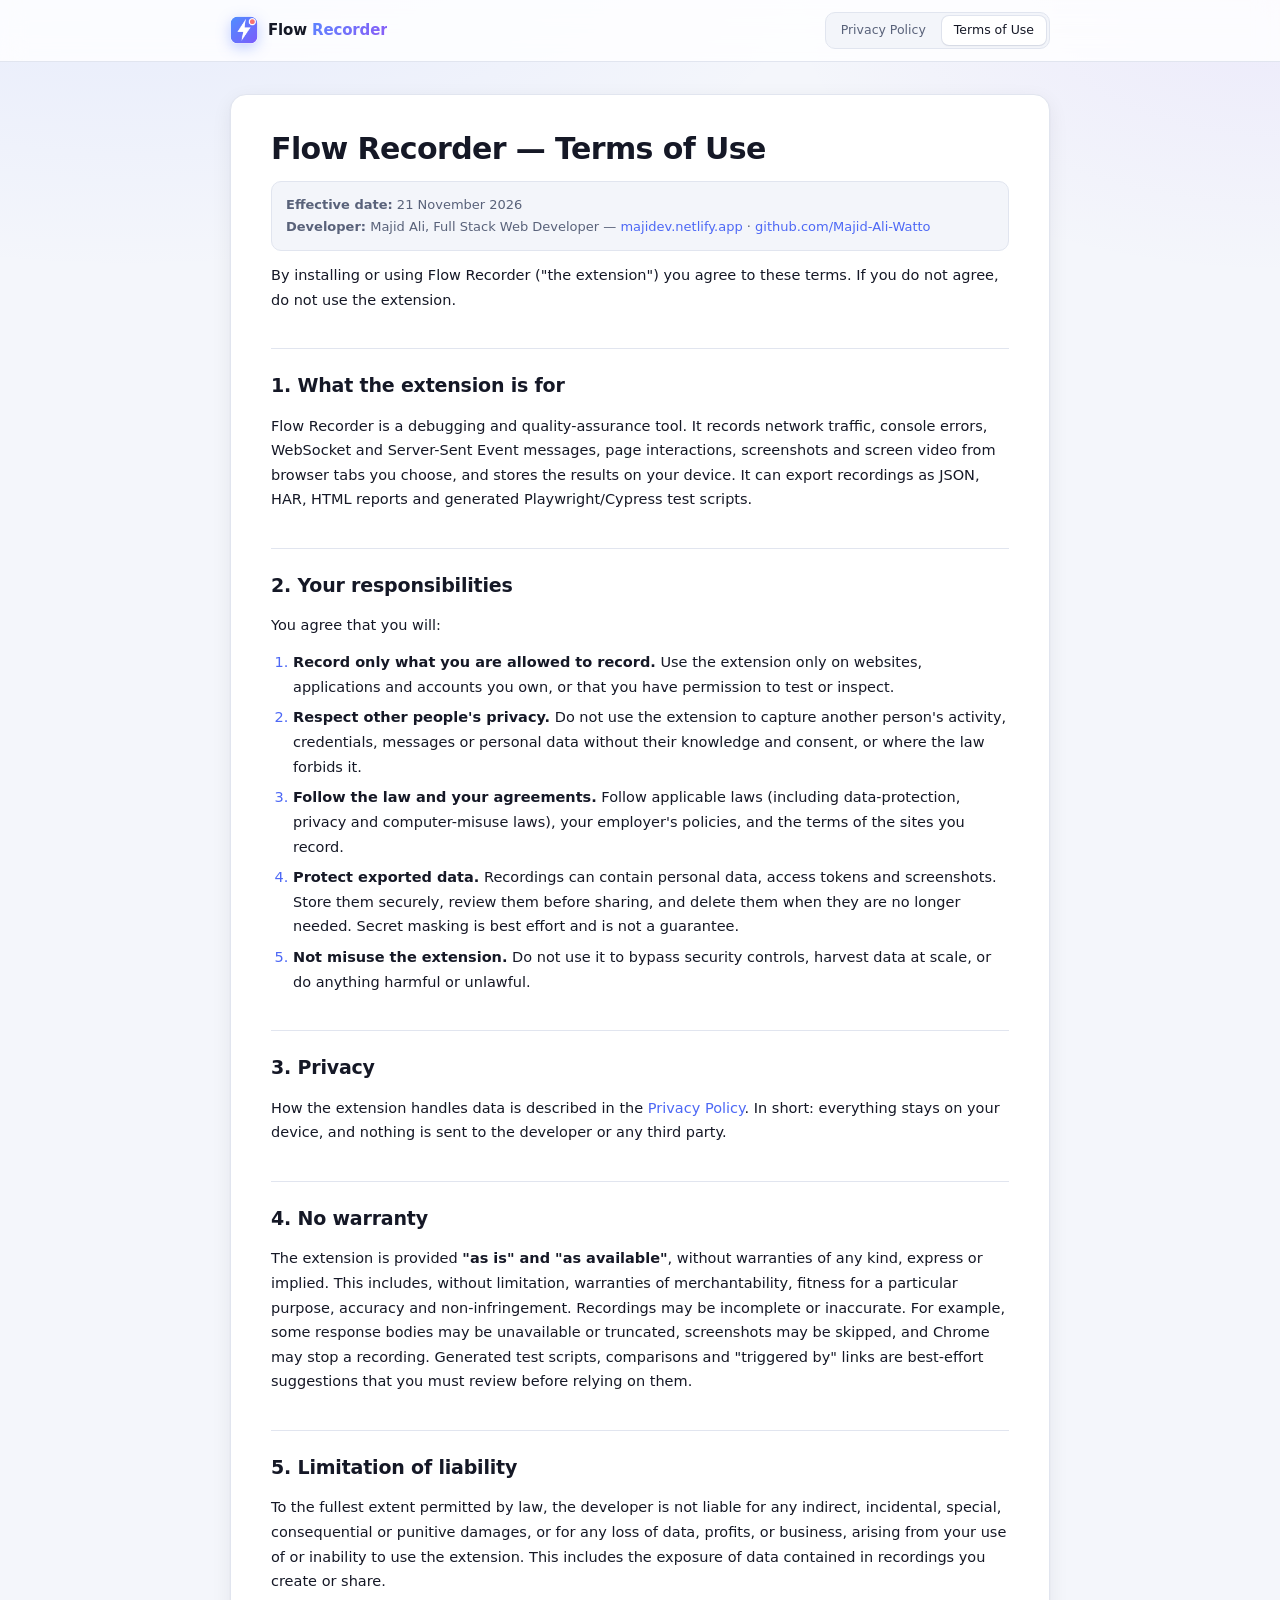
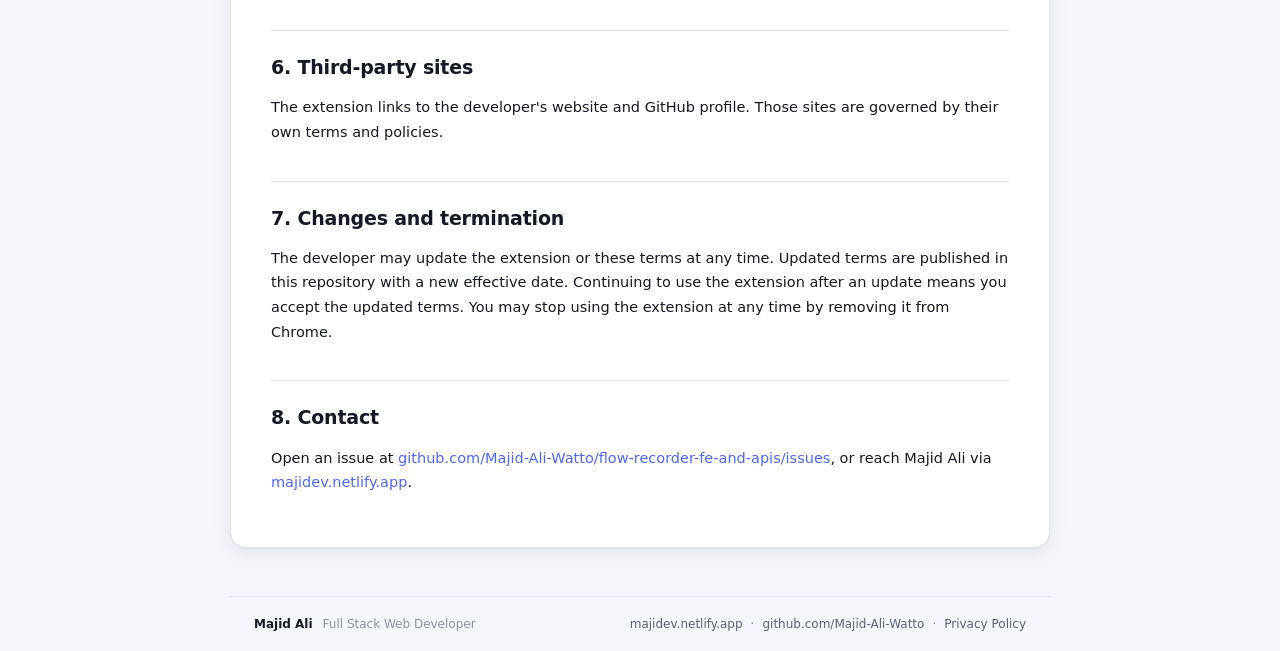
<file: html/terms.html>
<!doctype html>
<!-- Generated from TERMS.md by scripts/build-legal-pages.mjs — edit the Markdown, then rerun the script. -->
<html lang="en">
  <head>
    <meta charset="UTF-8" />
    <meta name="viewport" content="width=device-width, initial-scale=1.0" />
    <title>Terms of Use · Flow Recorder</title>
    <script src="../js/theme-init.js"></script>
    <link rel="stylesheet" href="../styles/base.css" />
    <link rel="stylesheet" href="../styles/legal.css" />
  </head>
  <body>
    <header class="legal-header">
      <div class="brand">
        <img class="brand-logo" src="../icons/icon48.png" alt="" />
        <span class="brand-name">Flow <span class="grad">Recorder</span></span>
      </div>
      <nav class="legal-nav">
        <a href="privacy.html">Privacy Policy</a>
        <a href="terms.html" aria-current="page">Terms of Use</a>
      </nav>
    </header>
    <main class="legal">
      <h1>Flow Recorder — Terms of Use</h1>
      <p><strong>Effective date:</strong> 21 November 2026<br /><strong>Developer:</strong> Majid Ali, Full Stack Web Developer — <a href="https://majidev.netlify.app" target="_blank" rel="noopener noreferrer">majidev.netlify.app</a> · <a href="https://github.com/Majid-Ali-Watto" target="_blank" rel="noopener noreferrer">github.com/Majid-Ali-Watto</a></p>
      <p>By installing or using Flow Recorder ("the extension") you agree to these terms. If you do not agree, do not use the extension.</p>
      <h2>1. What the extension is for</h2>
      <p>Flow Recorder is a debugging and quality-assurance tool. It records network traffic, console errors, WebSocket and Server-Sent Event messages, page interactions, screenshots and screen video from browser tabs you choose, and stores the results on your device. It can export recordings as JSON, HAR, HTML reports and generated Playwright/Cypress test scripts.</p>
      <h2>2. Your responsibilities</h2>
      <p>You agree that you will:</p>
      <ol><li><strong>Record only what you are allowed to record.</strong> Use the extension only on websites, applications and accounts you own, or that you have permission to test or inspect.</li><li><strong>Respect other people's privacy.</strong> Do not use the extension to capture another person's activity, credentials, messages or personal data without their knowledge and consent, or where the law forbids it.</li><li><strong>Follow the law and your agreements.</strong> Follow applicable laws (including data-protection, privacy and computer-misuse laws), your employer's policies, and the terms of the sites you record.</li><li><strong>Protect exported data.</strong> Recordings can contain personal data, access tokens and screenshots. Store them securely, review them before sharing, and delete them when they are no longer needed. Secret masking is best effort and is not a guarantee.</li><li><strong>Not misuse the extension.</strong> Do not use it to bypass security controls, harvest data at scale, or do anything harmful or unlawful.</li></ol>
      <h2>3. Privacy</h2>
      <p>How the extension handles data is described in the <a href="privacy.html">Privacy Policy</a>. In short: everything stays on your device, and nothing is sent to the developer or any third party.</p>
      <h2>4. No warranty</h2>
      <p>The extension is provided <strong>"as is" and "as available"</strong>, without warranties of any kind, express or implied. This includes, without limitation, warranties of merchantability, fitness for a particular purpose, accuracy and non-infringement. Recordings may be incomplete or inaccurate. For example, some response bodies may be unavailable or truncated, screenshots may be skipped, and Chrome may stop a recording. Generated test scripts, comparisons and "triggered by" links are best-effort suggestions that you must review before relying on them.</p>
      <h2>5. Limitation of liability</h2>
      <p>To the fullest extent permitted by law, the developer is not liable for any indirect, incidental, special, consequential or punitive damages, or for any loss of data, profits, or business, arising from your use of or inability to use the extension. This includes the exposure of data contained in recordings you create or share.</p>
      <h2>6. Third-party sites</h2>
      <p>The extension links to the developer's website and GitHub profile. Those sites are governed by their own terms and policies.</p>
      <h2>7. Changes and termination</h2>
      <p>The developer may update the extension or these terms at any time. Updated terms are published in this repository with a new effective date. Continuing to use the extension after an update means you accept the updated terms. You may stop using the extension at any time by removing it from Chrome.</p>
      <h2>8. Contact</h2>
      <p>Open an issue at <a href="https://github.com/Majid-Ali-Watto/flow-recorder-fe-and-apis/issues" target="_blank" rel="noopener noreferrer">github.com/Majid-Ali-Watto/flow-recorder-fe-and-apis/issues</a>, or reach Majid Ali via <a href="https://majidev.netlify.app" target="_blank" rel="noopener noreferrer">majidev.netlify.app</a>.</p>
    </main>
    <footer class="dev-footer">
      <span class="dev-name">Majid Ali</span>
      <span class="dev-role">Full Stack Web Developer</span>
      <div class="dev-links">
        <a href="https://majidev.netlify.app" target="_blank" rel="noopener noreferrer">majidev.netlify.app</a>
        <span class="dev-sep">·</span>
        <a href="https://github.com/Majid-Ali-Watto" target="_blank" rel="noopener noreferrer">github.com/Majid-Ali-Watto</a>
        <span class="dev-sep">·</span>
        <a href="privacy.html">Privacy Policy</a>
      </div>
    </footer>
  </body>
</html>
</file>
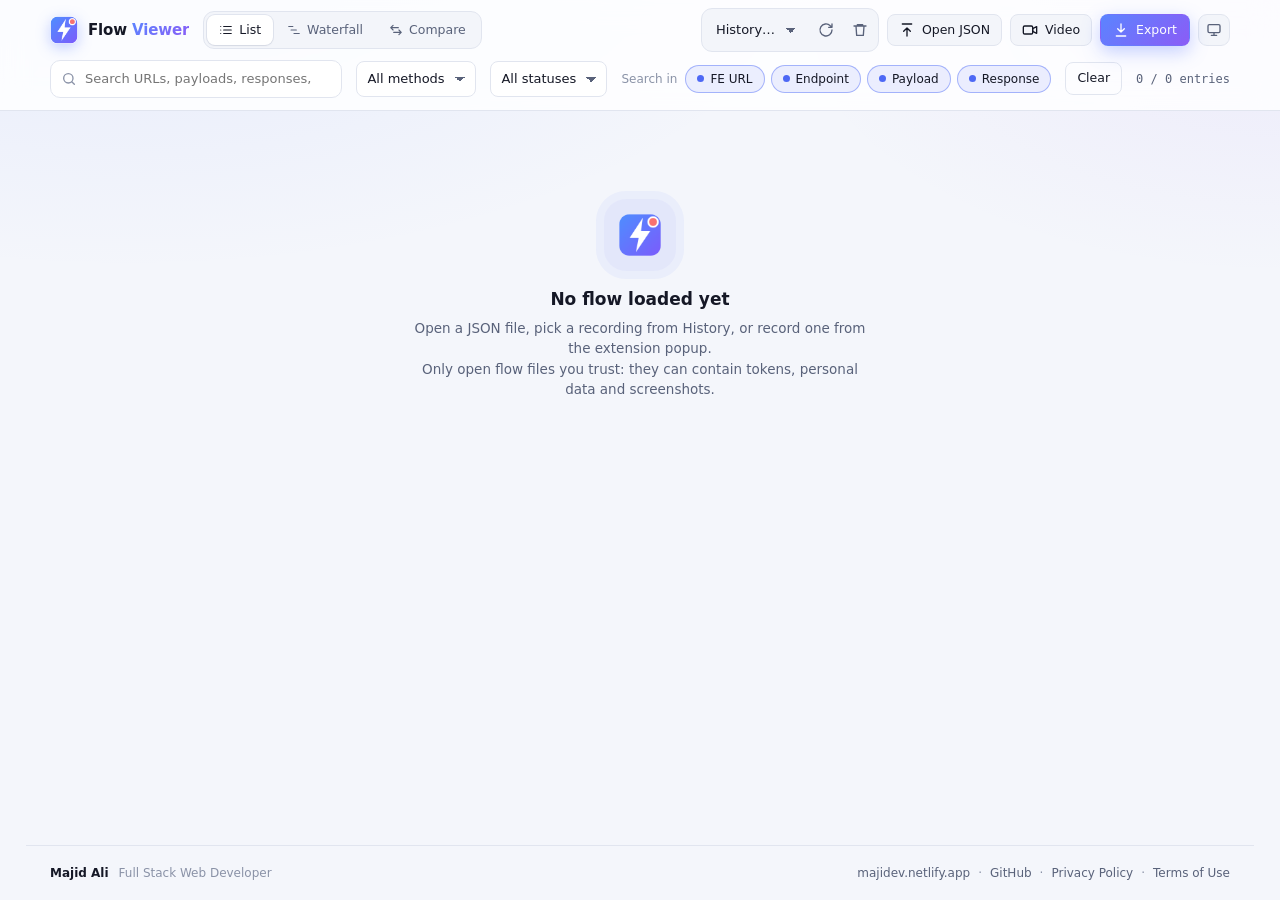
<file: html/viewer.html>
<!doctype html>
<html lang="en">
  <head>
    <meta charset="UTF-8" />
    <meta name="viewport" content="width=device-width, initial-scale=1.0" />
    <title>Flow Viewer</title>
    <script src="../js/theme-init.js"></script>
    <link rel="stylesheet" href="../styles/base.css" />
    <link rel="stylesheet" href="../styles/viewer.css" />
  </head>
  <body>
    <!-- ── Sticky header ───────────────────────────────────── -->
    <div class="toolbar">
      <div class="appbar">
        <div class="brand">
          <img class="brand-logo" src="../icons/icon48.png" alt="" />
          <span class="brand-name">Flow <span class="grad">Viewer</span></span>
        </div>

        <div class="view-tabs" role="tablist" aria-label="View">
          <button class="view-tab active" data-view="list" role="tab" title="All entries as a timeline">
            <svg viewBox="0 0 24 24" fill="none" stroke="currentColor" stroke-width="2" stroke-linecap="round"><path d="M8 6h13M8 12h13M8 18h13M3 6h.01M3 12h.01M3 18h.01"/></svg>
            List
          </button>
          <button class="view-tab" data-view="waterfall" role="tab" title="Request timing waterfall">
            <svg viewBox="0 0 24 24" fill="none" stroke="currentColor" stroke-width="2" stroke-linecap="round"><path d="M3 6h7M7 12h9M12 18h9"/></svg>
            Waterfall
          </button>
          <button class="view-tab" data-view="compare" role="tab" title="Compare this flow with another recording">
            <svg viewBox="0 0 24 24" fill="none" stroke="currentColor" stroke-width="2" stroke-linecap="round" stroke-linejoin="round"><path d="M7 4L3 8l4 4M3 8h13M17 20l4-4-4-4M21 16H8"/></svg>
            Compare
          </button>
        </div>

        <div class="appbar-actions">
          <div class="history-group">
            <select id="historySelect" title="Open a recording saved in this browser">
              <option value="">History…</option>
            </select>
            <button id="refreshFlow" class="icon-btn" title="Reload the current recording / session">
              <svg viewBox="0 0 24 24" fill="none" stroke="currentColor" stroke-width="2" stroke-linecap="round" stroke-linejoin="round"><path d="M21 12a9 9 0 1 1-2.6-6.4L21 8M21 3v5h-5"/></svg>
            </button>
            <button id="deleteSession" class="icon-btn" title="Delete the selected history session">
              <svg viewBox="0 0 24 24" fill="none" stroke="currentColor" stroke-width="2" stroke-linecap="round" stroke-linejoin="round"><path d="M3 6h18M8 6V4h8v2M6 6l1 14h10l1-14"/></svg>
            </button>
          </div>

          <label class="tool-btn" for="fileInput" title="Open a previously exported flow .json file">
            <svg viewBox="0 0 24 24" fill="none" stroke="currentColor" stroke-width="2" stroke-linecap="round" stroke-linejoin="round"><path d="M12 21V9M7 14l5-5 5 5M5 3h14"/></svg>
            Open JSON
          </label>
          <input id="fileInput" type="file" accept=".json,application/json" hidden />

          <label class="tool-btn" for="videoInput" title="Load the matching screen recording (.webm) to jump to each step">
            <svg viewBox="0 0 24 24" fill="none" stroke="currentColor" stroke-width="2" stroke-linecap="round" stroke-linejoin="round"><rect x="2" y="6" width="14" height="12" rx="2"/><path d="M16 10l6-3v10l-6-3z"/></svg>
            Video
          </label>
          <input id="videoInput" type="file" accept="video/*" hidden />

          <details class="menu" id="exportMenu">
            <summary class="btn btn-primary btn-sm">
              <svg viewBox="0 0 24 24" fill="none" stroke="currentColor" stroke-width="2" stroke-linecap="round" stroke-linejoin="round"><path d="M12 3v12M7 10l5 5 5-5M5 21h14"/></svg>
              Export
            </summary>
            <div class="menu-list" role="menu">
              <button id="downloadFiltered" role="menuitem"><strong>JSON</strong><span>Visible entries</span></button>
              <button id="downloadHar" role="menuitem"><strong>HAR</strong><span>DevTools · Postman · Charles</span></button>
              <button id="downloadReport" role="menuitem"><strong>HTML report</strong><span>Self-contained, shareable</span></button>
              <hr />
              <button id="downloadPlaywright" role="menuitem"><strong>Playwright test</strong><span>Generated from FE steps</span></button>
              <button id="downloadCypress" role="menuitem"><strong>Cypress test</strong><span>Generated from FE steps</span></button>
            </div>
          </details>

          <button class="icon-btn" id="themeToggle" type="button"></button>
        </div>
      </div>

      <div class="filterbar">
        <div class="search-wrap">
          <svg viewBox="0 0 24 24" fill="none" stroke="currentColor" stroke-width="2" stroke-linecap="round"><circle cx="11" cy="11" r="7"/><path d="M20 20l-3.5-3.5"/></svg>
          <input id="searchUrl" type="search" placeholder="Search URLs, payloads, responses, console messages…" autocomplete="off" />
        </div>

        <select id="filterMethod" title="Show only entries with this HTTP method">
          <option value="">All methods</option>
        </select>
        <select id="filterStatus" title="Show only entries with this HTTP response status code">
          <option value="">All statuses</option>
        </select>

        <div class="search-scope">
          <span class="search-scope-label">Search in</span>
          <label class="chip" title="Frontend page URL (entry.page.url or entry.route)"><input type="checkbox" id="scopeFeUrl" checked />FE URL</label>
          <label class="chip" title="API request URL"><input type="checkbox" id="scopeApiUrl" checked />Endpoint</label>
          <label class="chip" title="Request body / POST data"><input type="checkbox" id="scopePayload" checked />Payload</label>
          <label class="chip" title="Response bodies, WebSocket frames, SSE events and console messages"><input type="checkbox" id="scopeResponse" checked />Response</label>
        </div>

        <button id="clearFilters" class="tool-btn btn-ghost" title="Reset search text, method filter, and status filter">Clear</button>
        <span id="resultCount" class="result-count">0 / 0 entries</span>
      </div>

      <div class="compare-bar" id="compareBar" hidden>
        <span class="search-scope-label">Compare current flow <b>A</b> with <b>B</b></span>
        <select id="compareSelect" title="Pick recording B">
          <option value="">Choose recording…</option>
        </select>
        <label class="tool-btn" for="compareFile">Open file as B</label>
        <input id="compareFile" type="file" accept=".json,application/json" hidden />
        <label class="chip" title="Ignore keys such as id, createdAt, timestamp, token when comparing response bodies"><input type="checkbox" id="ignoreVolatile" checked />Ignore IDs &amp; timestamps</label>
        <label class="chip"><input type="checkbox" id="onlyDiffs" checked />Only differences</label>
      </div>
    </div>

    <!-- ── Entries ──────────────────────────────────────────── -->
    <main id="flowContainer">
      <div class="empty-state">
        <div class="empty-icon"></div>
        <p class="empty-title">No flow loaded yet</p>
        <p>Open a JSON file, pick a recording from History, or record one from the extension popup.<br />Only open flow files you trust: they can contain tokens, personal data and screenshots.</p>
      </div>
    </main>

    <!-- ── Video panel ──────────────────────────────────────── -->
    <div class="video-panel" id="videoPanel" hidden>
      <div class="video-panel-header">
        <span>Screen recording</span>
        <button id="closeVideo" class="icon-btn" title="Close video">
          <svg viewBox="0 0 24 24" fill="none" stroke="currentColor" stroke-width="2" stroke-linecap="round"><path d="M6 6l12 12M18 6L6 18"/></svg>
        </button>
      </div>
      <video id="videoPlayer" controls></video>
    </div>

    <!-- ── Footer ────────────────────────────────────────────── -->
    <footer class="dev-footer">
      <span class="dev-name">Majid Ali</span>
      <span class="dev-role">Full Stack Web Developer</span>
      <div class="dev-links">
        <a href="https://majidev.netlify.app" target="_blank" rel="noopener noreferrer">majidev.netlify.app</a>
        <span class="dev-sep">·</span>
        <a href="https://github.com/Majid-Ali-Watto" target="_blank" rel="noopener noreferrer">GitHub</a>
        <span class="dev-sep">·</span>
        <a href="privacy.html" target="_blank">Privacy Policy</a>
        <span class="dev-sep">·</span>
        <a href="terms.html" target="_blank">Terms of Use</a>
      </div>
    </footer>

    <script type="module" src="../js/viewer.js"></script>
  </body>
</html>
</file>
<file: styles/popup.css>
/* Popup layout. Tokens and components come from base.css. */

body {
  width: 340px;
  background-attachment: scroll;
  user-select: none;
}

/* ── Header ── */
.pop-header {
  display: flex;
  align-items: center;
  justify-content: space-between;
  padding: 14px 16px 12px;
  border-bottom: 1px solid var(--border);
  background: var(--surface-glass);
  backdrop-filter: blur(10px);
}
.pop-header .brand-logo {
  width: 34px;
  height: 34px;
  border-radius: 10px;
}
.brand-stack {
  display: flex;
  flex-direction: column;
  gap: 2px;
}

.status-pill {
  display: inline-flex;
  align-items: center;
  gap: 6px;
  width: fit-content;
  padding: 1px 9px 1px 7px;
  font-size: 11px;
  font-weight: 500;
  color: var(--text-muted);
  background: var(--surface-2);
  border: 1px solid var(--border);
  border-radius: 999px;
}
.status-indicator {
  width: 7px;
  height: 7px;
  border-radius: 50%;
  background: var(--text-faint);
}
.status-indicator.recording {
  background: var(--red);
  animation: pulse-dot 1.6s infinite;
}
.status-pill.is-recording {
  color: var(--red);
  background: color-mix(in srgb, var(--red) 10%, transparent);
  border-color: color-mix(in srgb, var(--red) 35%, transparent);
}

/* ── Body ── */
.pop-body {
  display: flex;
  flex-direction: column;
  gap: 12px;
  padding: 14px 16px 16px;
}

.section-head {
  display: flex;
  align-items: center;
  justify-content: space-between;
  font-size: 11px;
  font-weight: 600;
  letter-spacing: 0.06em;
  text-transform: uppercase;
  color: var(--text-faint);
  margin-bottom: -4px;
}
.status-counts {
  font-family: var(--mono);
  font-size: 11px;
  letter-spacing: 0;
  text-transform: none;
  color: var(--text-muted);
}

/* ── Mode tiles ── */
.tiles {
  display: grid;
  grid-template-columns: 1fr 1fr;
  gap: 10px;
}
.tile {
  position: relative;
  display: flex;
  flex-direction: column;
  align-items: flex-start;
  gap: 2px;
  padding: 12px;
  font: inherit;
  text-align: left;
  color: var(--text);
  background: var(--surface);
  border: 1px solid var(--border);
  border-radius: var(--radius);
  box-shadow: var(--shadow-sm);
  cursor: pointer;
  transition:
    border-color 0.15s,
    transform 0.1s,
    box-shadow 0.15s,
    background 0.15s;
}
.tile:hover {
  border-color: var(--border-strong);
  box-shadow: var(--shadow);
  transform: translateY(-1px);
}
.tile:active {
  transform: translateY(0);
}
.tile-icon {
  --tone: var(--accent);
  display: grid;
  place-items: center;
  width: 30px;
  height: 30px;
  margin-bottom: 6px;
  border-radius: 9px;
  color: var(--tone);
  background: color-mix(in srgb, var(--tone) 14%, transparent);
}
.tile-icon svg {
  width: 17px;
  height: 17px;
}
.tone-blue { --tone: var(--blue); }
.tone-violet { --tone: var(--violet); }
.tone-green { --tone: var(--green); }
.tone-red { --tone: var(--red); }

.tile-title {
  font-size: 13px;
  font-weight: 600;
}
.tile-sub {
  font-size: 11px;
  color: var(--text-muted);
}

/* recording state (set by setButtonState) */
.tile.btn-stop {
  border-color: color-mix(in srgb, var(--red) 55%, transparent);
  background: color-mix(in srgb, var(--red) 8%, var(--surface));
}
.tile.btn-stop .tile-icon {
  --tone: var(--red);
}
.tile.btn-stop .tile-title {
  color: var(--red);
}
.tile.btn-stop::after {
  content: "";
  position: absolute;
  top: 12px;
  right: 12px;
  width: 8px;
  height: 8px;
  border-radius: 50%;
  background: var(--red);
  animation: pulse-dot 1.6s infinite;
}

.btn-lg {
  padding: 11px 14px;
  font-size: 13.5px;
  font-weight: 600;
}

/* ── Toggles ── */
.toggles {
  display: flex;
  flex-direction: column;
  background: var(--surface);
  border: 1px solid var(--border);
  border-radius: var(--radius);
  overflow: hidden;
}
.toggle-row {
  display: flex;
  align-items: center;
  justify-content: space-between;
  gap: 10px;
  padding: 9px 12px;
  font-size: 12.5px;
  cursor: pointer;
}
.toggle-row + .toggle-row {
  border-top: 1px solid var(--border);
}
.toggle-row:hover {
  background: var(--surface-2);
}
.tag {
  margin-left: 4px;
  padding: 0 6px;
  font-size: 10px;
  font-weight: 600;
  color: var(--green);
  background: color-mix(in srgb, var(--green) 12%, transparent);
  border-radius: 999px;
}

/* ── Actions & messages ── */
.pop-actions {
  display: grid;
  grid-template-columns: repeat(3, 1fr);
  gap: 8px;
}

.popup-message {
  font-size: 12px;
  line-height: 1.4;
  padding: 8px 10px;
  border-radius: var(--radius);
  border: 1px solid var(--border);
  background: var(--surface-2);
  user-select: text;
}
.popup-message[data-kind="error"] {
  color: var(--red);
  border-color: color-mix(in srgb, var(--red) 40%, transparent);
  background: color-mix(in srgb, var(--red) 8%, transparent);
}
.popup-message[data-kind="warn"] {
  color: var(--amber);
  border-color: color-mix(in srgb, var(--amber) 40%, transparent);
  background: color-mix(in srgb, var(--amber) 8%, transparent);
}

.hint {
  display: flex;
  align-items: center;
  justify-content: center;
  gap: 5px;
  font-size: 11px;
  color: var(--text-faint);
  text-align: center;
}
.hint:empty {
  display: none;
}
.hint svg {
  width: 12px;
  height: 12px;
}

.dev-footer {
  padding: 10px 16px 12px;
  font-size: 11px;
  gap: 2px 8px;
}
.dev-footer .dev-links {
  margin-left: 0;
  width: 100%;
}
</file>
<file: styles/base.css>
/* ==========================================================
   Flow Recorder — shared design system
   Tokens (dark default + light), typography and base components
   used by every extension page. Page files only add layout.
   ========================================================== */

:root {
  color-scheme: dark;

  /* surfaces */
  --bg: #0a0c13;
  --bg-glow-1: rgba(91, 124, 255, 0.16);
  --bg-glow-2: rgba(139, 92, 246, 0.12);
  --surface: #11141e;
  --surface-2: #171b28;
  --surface-3: #1f2434;
  --surface-glass: rgba(17, 20, 30, 0.78);
  --code-bg: #0c0f18;
  --border: #242a3c;
  --border-strong: #333a52;

  /* text */
  --text: #e7eaf3;
  --text-muted: #8c94aa;
  --text-faint: #5f6782;

  /* brand */
  --accent: #6e8cff;
  --accent-2: #9d7bff;
  --accent-grad: linear-gradient(135deg, #5b84ff 0%, #8b5cf6 100%);
  --accent-soft: rgba(110, 140, 255, 0.14);
  --on-accent: #ffffff;

  /* semantic palette */
  --green: #34d399;
  --blue: #60a5fa;
  --amber: #fbbf24;
  --violet: #a78bfa;
  --red: #f87171;
  --cyan: #22d3ee;
  --slate: #94a3b8;
  --teal: #2dd4bf;

  /* shape & depth */
  --radius-sm: 6px;
  --radius: 10px;
  --radius-lg: 16px;
  --shadow-sm: 0 1px 2px rgba(0, 0, 0, 0.35);
  --shadow: 0 8px 24px rgba(0, 0, 0, 0.35), 0 1px 0 rgba(255, 255, 255, 0.03) inset;
  --shadow-lg: 0 18px 48px rgba(0, 0, 0, 0.5);
  --ring: 0 0 0 3px rgba(110, 140, 255, 0.35);

  /* type */
  --font: "Inter", "Segoe UI Variable Text", "SF Pro Text", "Segoe UI", system-ui, -apple-system, sans-serif;
  --mono: "JetBrains Mono", "SF Mono", "Cascadia Code", "Fira Code", ui-monospace, monospace;

  /* legacy aliases (kept for older selectors) */
  --surface2: var(--surface-2);
  --accent2: var(--accent-2);
  --get: var(--green);
  --post: var(--blue);
  --put: var(--amber);
  --patch: var(--violet);
  --delete: var(--red);
  --head: var(--slate);
  --options: var(--slate);
  --ws: var(--cyan);
  --warn: var(--amber);
}

/* light theme: follows the OS unless the user forced dark */
@media (prefers-color-scheme: light) {
  :root:not([data-theme="dark"]) {
    color-scheme: light;
    --bg: #f4f6fb;
    --bg-glow-1: rgba(91, 124, 255, 0.1);
    --bg-glow-2: rgba(139, 92, 246, 0.08);
    --surface: #ffffff;
    --surface-2: #f3f5fa;
    --surface-3: #e9ecf4;
    --surface-glass: rgba(255, 255, 255, 0.82);
    --code-bg: #f6f8fc;
    --border: #e1e5ef;
    --border-strong: #cdd3e1;
    --text: #151826;
    --text-muted: #59627a;
    --text-faint: #8a92a7;
    --accent: #4d68f5;
    --accent-2: #7c4dff;
    --accent-soft: rgba(77, 104, 245, 0.1);
    --green: #059669;
    --blue: #2563eb;
    --amber: #b45309;
    --violet: #7c3aed;
    --red: #dc2626;
    --cyan: #0891b2;
    --slate: #64748b;
    --teal: #0d9488;
    --shadow-sm: 0 1px 2px rgba(20, 24, 40, 0.06);
    --shadow: 0 6px 20px rgba(20, 24, 40, 0.07), 0 1px 2px rgba(20, 24, 40, 0.05);
    --shadow-lg: 0 18px 40px rgba(20, 24, 40, 0.14);
    --ring: 0 0 0 3px rgba(77, 104, 245, 0.25);
  }
}
:root[data-theme="light"] {
  color-scheme: light;
  --bg: #f4f6fb;
  --bg-glow-1: rgba(91, 124, 255, 0.1);
  --bg-glow-2: rgba(139, 92, 246, 0.08);
  --surface: #ffffff;
  --surface-2: #f3f5fa;
  --surface-3: #e9ecf4;
  --surface-glass: rgba(255, 255, 255, 0.82);
  --code-bg: #f6f8fc;
  --border: #e1e5ef;
  --border-strong: #cdd3e1;
  --text: #151826;
  --text-muted: #59627a;
  --text-faint: #8a92a7;
  --accent: #4d68f5;
  --accent-2: #7c4dff;
  --accent-soft: rgba(77, 104, 245, 0.1);
  --green: #059669;
  --blue: #2563eb;
  --amber: #b45309;
  --violet: #7c3aed;
  --red: #dc2626;
  --cyan: #0891b2;
  --slate: #64748b;
  --teal: #0d9488;
  --shadow-sm: 0 1px 2px rgba(20, 24, 40, 0.06);
  --shadow: 0 6px 20px rgba(20, 24, 40, 0.07), 0 1px 2px rgba(20, 24, 40, 0.05);
  --shadow-lg: 0 18px 40px rgba(20, 24, 40, 0.14);
  --ring: 0 0 0 3px rgba(77, 104, 245, 0.25);
}

/* ── Reset & base ─────────────────────────────────────────── */
*,
*::before,
*::after {
  box-sizing: border-box;
  margin: 0;
  padding: 0;
}

html {
  -webkit-font-smoothing: antialiased;
}

body {
  font-family: var(--font);
  font-size: 14px;
  line-height: 1.5;
  color: var(--text);
  background-color: var(--bg);
  background-image:
    radial-gradient(1200px 600px at 10% -10%, var(--bg-glow-1), transparent 60%),
    radial-gradient(900px 500px at 100% 0%, var(--bg-glow-2), transparent 55%);
  background-attachment: fixed;
}

a {
  color: var(--accent);
  text-decoration: none;
}
a:hover {
  text-decoration: underline;
}

code,
kbd {
  font-family: var(--mono);
  font-size: 0.86em;
}
kbd {
  padding: 1px 6px;
  border: 1px solid var(--border-strong);
  border-bottom-width: 2px;
  border-radius: 5px;
  background: var(--surface-2);
}

strong {
  font-weight: 600;
}

.muted {
  color: var(--text-muted);
}

[hidden] {
  display: none !important;
}

:focus-visible {
  outline: none;
  box-shadow: var(--ring);
}

::selection {
  background: var(--accent-soft);
}

/* scrollbars */
* {
  scrollbar-width: thin;
  scrollbar-color: var(--border-strong) transparent;
}
::-webkit-scrollbar {
  width: 10px;
  height: 10px;
}
::-webkit-scrollbar-thumb {
  background: var(--border-strong);
  border-radius: 10px;
  border: 2px solid transparent;
  background-clip: padding-box;
}
::-webkit-scrollbar-track {
  background: transparent;
}

/* ── Brand ────────────────────────────────────────────────── */
.brand {
  display: inline-flex;
  align-items: center;
  gap: 10px;
  white-space: nowrap;
}
.brand-logo {
  width: 28px;
  height: 28px;
  border-radius: 8px;
  box-shadow: 0 4px 14px rgba(91, 124, 255, 0.35);
}
.brand-name {
  font-weight: 700;
  font-size: 15px;
  letter-spacing: -0.01em;
}
.brand-name .grad {
  background: var(--accent-grad);
  -webkit-background-clip: text;
  background-clip: text;
  color: transparent;
}

/* ── Buttons ──────────────────────────────────────────────── */
.btn,
.tool-btn,
.icon-btn {
  display: inline-flex;
  align-items: center;
  justify-content: center;
  gap: 7px;
  font: inherit;
  font-weight: 500;
  color: var(--text);
  background: var(--surface-2);
  border: 1px solid var(--border);
  border-radius: var(--radius);
  cursor: pointer;
  white-space: nowrap;
  user-select: none;
  transition:
    background 0.15s,
    border-color 0.15s,
    color 0.15s,
    box-shadow 0.15s,
    transform 0.06s;
}
.btn {
  padding: 9px 14px;
  font-size: 13px;
}
.tool-btn {
  padding: 6px 11px;
  font-size: 12.5px;
  border-radius: 8px;
}
.icon-btn {
  width: 32px;
  height: 32px;
  padding: 0;
  border-radius: 9px;
  color: var(--text-muted);
}
.btn:hover,
.tool-btn:hover,
.icon-btn:hover {
  background: var(--surface-3);
  border-color: var(--border-strong);
  color: var(--text);
}
.btn:active,
.tool-btn:active,
.icon-btn:active {
  transform: translateY(1px);
}
.btn:disabled,
.tool-btn:disabled {
  opacity: 0.45;
  cursor: not-allowed;
  transform: none;
}
.btn svg,
.tool-btn svg,
.icon-btn svg {
  width: 16px;
  height: 16px;
  flex-shrink: 0;
}

.btn-primary {
  color: var(--on-accent);
  background: var(--accent-grad);
  border-color: transparent;
  box-shadow: 0 6px 18px rgba(91, 124, 255, 0.35);
}
.btn-primary:hover {
  color: var(--on-accent);
  background: var(--accent-grad);
  border-color: transparent;
  filter: brightness(1.08);
  box-shadow: 0 8px 24px rgba(91, 124, 255, 0.45);
}

.btn-ghost {
  background: transparent;
}

.btn-danger,
.tool-btn.danger {
  color: var(--red);
  border-color: color-mix(in srgb, var(--red) 35%, transparent);
  background: color-mix(in srgb, var(--red) 8%, transparent);
}
.btn-danger:hover,
.tool-btn.danger:hover {
  color: var(--red);
  border-color: var(--red);
  background: color-mix(in srgb, var(--red) 14%, transparent);
}

.btn-block {
  width: 100%;
}

/* ── Form controls ────────────────────────────────────────── */
input[type="text"],
input[type="search"],
input[type="number"],
select,
textarea {
  font: inherit;
  font-size: 13px;
  color: var(--text);
  background: var(--surface);
  border: 1px solid var(--border);
  border-radius: 8px;
  padding: 7px 10px;
  transition:
    border-color 0.15s,
    box-shadow 0.15s;
}
input:hover,
select:hover,
textarea:hover {
  border-color: var(--border-strong);
}
input:focus,
select:focus,
textarea:focus {
  outline: none;
  border-color: var(--accent);
  box-shadow: var(--ring);
}
select {
  appearance: none;
  padding-right: 30px;
  background-image:
    linear-gradient(45deg, transparent 50%, var(--text-muted) 50%),
    linear-gradient(135deg, var(--text-muted) 50%, transparent 50%);
  background-position:
    calc(100% - 15px) 52%,
    calc(100% - 10px) 52%;
  background-size: 5px 5px;
  background-repeat: no-repeat;
  cursor: pointer;
}
textarea {
  font-family: var(--mono);
  font-size: 12.5px;
  resize: vertical;
}

/* switch: <input type="checkbox" class="switch"> */
input.switch {
  appearance: none;
  position: relative;
  flex-shrink: 0;
  width: 36px;
  height: 20px;
  border-radius: 20px;
  background: var(--surface-3);
  border: 1px solid var(--border-strong);
  cursor: pointer;
  transition:
    background 0.2s,
    border-color 0.2s;
}
input.switch::after {
  content: "";
  position: absolute;
  top: 2px;
  left: 2px;
  width: 14px;
  height: 14px;
  border-radius: 50%;
  background: var(--text-muted);
  box-shadow: var(--shadow-sm);
  transition:
    transform 0.2s,
    background 0.2s;
}
input.switch:checked {
  background: var(--accent);
  border-color: var(--accent);
}
input.switch:checked::after {
  transform: translateX(16px);
  background: #fff;
}

/* chips: <label class="chip"><input type="checkbox"> Text</label> */
.chip {
  display: inline-flex;
  align-items: center;
  gap: 6px;
  padding: 4px 11px;
  font-size: 12px;
  color: var(--text-muted);
  background: var(--surface-2);
  border: 1px solid var(--border);
  border-radius: 999px;
  cursor: pointer;
  user-select: none;
  transition: all 0.15s;
}
.chip input {
  display: none;
}
.chip::before {
  content: "";
  width: 7px;
  height: 7px;
  border-radius: 50%;
  background: var(--text-faint);
  transition: background 0.15s;
}
.chip:has(input:checked) {
  color: var(--text);
  background: var(--accent-soft);
  border-color: color-mix(in srgb, var(--accent) 45%, transparent);
}
.chip:has(input:checked)::before {
  background: var(--accent);
}
.chip:hover {
  border-color: var(--border-strong);
}

/* ── Badges ───────────────────────────────────────────────── */
.method-badge,
.status-badge {
  --tone: var(--slate);
  display: inline-flex;
  align-items: center;
  height: 22px;
  padding: 0 8px;
  font-family: var(--mono);
  font-size: 11px;
  font-weight: 700;
  letter-spacing: 0.02em;
  color: var(--tone);
  background: color-mix(in srgb, var(--tone) 14%, transparent);
  border: 1px solid color-mix(in srgb, var(--tone) 28%, transparent);
  border-radius: 6px;
  white-space: nowrap;
}
.method-get { --tone: var(--green); }
.method-post { --tone: var(--blue); }
.method-put { --tone: var(--amber); }
.method-patch,
.method-fe { --tone: var(--violet); }
.method-delete { --tone: var(--red); }
.method-head,
.method-options { --tone: var(--slate); }
.method-ws { --tone: var(--cyan); }

.status-2xx { --tone: var(--green); }
.status-3xx { --tone: var(--blue); }
.status-4xx { --tone: var(--amber); }
.status-5xx { --tone: var(--red); }
.status-unknown { --tone: var(--slate); }

/* ── Panels / details / JSON ──────────────────────────────── */
.panel {
  background: var(--surface);
  border: 1px solid var(--border);
  border-radius: var(--radius-lg);
  box-shadow: var(--shadow);
}

.details-block {
  margin-top: 8px;
  border: 1px solid var(--border);
  border-radius: var(--radius);
  background: var(--surface-2);
  overflow: hidden;
}
.details-block > summary {
  display: flex;
  align-items: center;
  gap: 8px;
  padding: 8px 12px;
  font-size: 12.5px;
  font-weight: 500;
  color: var(--text-muted);
  cursor: pointer;
  list-style: none;
  user-select: none;
}
.details-block > summary::-webkit-details-marker {
  display: none;
}
.details-block > summary::before {
  content: "";
  width: 6px;
  height: 6px;
  border-right: 1.5px solid currentColor;
  border-bottom: 1.5px solid currentColor;
  transform: rotate(-45deg);
  transition: transform 0.15s;
}
.details-block[open] > summary::before {
  transform: rotate(45deg);
}
.details-block > summary:hover {
  color: var(--text);
}
.details-block[open] > summary {
  border-bottom: 1px solid var(--border);
}

.json-wrapper,
.screenshot-wrapper {
  position: relative;
  background: var(--code-bg);
}
.json-pre {
  max-height: 420px;
  overflow: auto;
  padding: 12px 14px;
  font-family: var(--mono);
  font-size: 12px;
  line-height: 1.6;
  color: var(--text);
  white-space: pre-wrap;
  word-break: break-word;
}
.screenshot-wrapper {
  padding: 14px;
}

.copy-btn {
  position: absolute;
  top: 8px;
  right: 10px;
  padding: 3px 10px;
  font: inherit;
  font-size: 11.5px;
  color: var(--text-muted);
  background: var(--surface-glass);
  backdrop-filter: blur(6px);
  border: 1px solid var(--border);
  border-radius: 6px;
  cursor: pointer;
  text-decoration: none;
}
.copy-btn:hover {
  color: var(--text);
  border-color: var(--accent);
  text-decoration: none;
}
.copied,
.copy-btn.copied {
  color: var(--green) !important;
  border-color: var(--green) !important;
  background: color-mix(in srgb, var(--green) 12%, transparent) !important;
}

/* ── Footer ───────────────────────────────────────────────── */
.dev-footer {
  display: flex;
  flex-wrap: wrap;
  align-items: center;
  gap: 6px 10px;
  padding: 18px 24px;
  font-size: 12px;
  color: var(--text-muted);
  border-top: 1px solid var(--border);
}
.dev-name {
  font-weight: 600;
  color: var(--text);
}
.dev-role {
  color: var(--text-faint);
}
.dev-links {
  display: flex;
  flex-wrap: wrap;
  align-items: center;
  gap: 4px 8px;
  margin-left: auto;
}
.dev-links a {
  color: var(--text-muted);
}
.dev-links a:hover {
  color: var(--accent);
  text-decoration: none;
}
.dev-sep {
  color: var(--text-faint);
}

/* ── Animations ───────────────────────────────────────────── */
@keyframes pulse-dot {
  0% {
    box-shadow: 0 0 0 0 color-mix(in srgb, var(--red) 60%, transparent);
  }
  70% {
    box-shadow: 0 0 0 8px transparent;
  }
  100% {
    box-shadow: 0 0 0 0 transparent;
  }
}

@media (prefers-reduced-motion: reduce) {
  *,
  *::before,
  *::after {
    animation: none !important;
    transition: none !important;
  }
}
</file>
<file: styles/options.css>
/* Settings, screen-recorder and legal pages. Tokens come from base.css. */

body {
  min-height: 100vh;
  display: flex;
  flex-direction: column;
}

.page-header {
  position: sticky;
  top: 0;
  z-index: 10;
  display: flex;
  align-items: center;
  justify-content: space-between;
  padding: 12px max(24px, calc((100vw - 760px) / 2));
  background: var(--surface-glass);
  backdrop-filter: blur(12px);
  border-bottom: 1px solid var(--border);
}

.options {
  flex: 1;
  width: 100%;
  max-width: 760px;
  margin: 0 auto;
  padding: 32px 24px 56px;
}

.page-title {
  margin-bottom: 20px;
}
.page-title h1 {
  font-size: 26px;
  font-weight: 700;
  letter-spacing: -0.02em;
  margin-bottom: 4px;
}
.saved {
  margin-left: 6px;
  color: var(--green);
  font-weight: 600;
}

.card {
  margin-bottom: 18px;
  padding: 6px 20px;
  background: var(--surface);
  border: 1px solid var(--border);
  border-radius: var(--radius-lg);
  box-shadow: var(--shadow-sm);
}
.card-head {
  display: flex;
  align-items: center;
  gap: 12px;
  padding: 14px 0;
  border-bottom: 1px solid var(--border);
}
.card-head h2 {
  font-size: 15px;
  font-weight: 600;
}
.card-head p {
  font-size: 12.5px;
  color: var(--text-muted);
}
.card-icon {
  --tone: var(--accent);
  display: grid;
  place-items: center;
  flex-shrink: 0;
  width: 36px;
  height: 36px;
  border-radius: 10px;
  color: var(--tone);
  background: color-mix(in srgb, var(--tone) 14%, transparent);
}
.card-icon svg {
  width: 18px;
  height: 18px;
}
.tone-green { --tone: var(--green); }
.tone-blue { --tone: var(--blue); }
.tone-violet { --tone: var(--violet); }
.tone-amber { --tone: var(--amber); }
.tone-red { --tone: var(--red); }

.opt-row,
.opt-block {
  display: flex;
  gap: 16px;
  padding: 14px 0;
  border-bottom: 1px solid var(--border);
}
.card > :last-child {
  border-bottom: none;
}
.opt-row {
  align-items: center;
  justify-content: space-between;
  cursor: pointer;
}
div.opt-row {
  cursor: default;
}
.opt-block {
  flex-direction: column;
  gap: 8px;
}
.opt-text {
  display: flex;
  flex-direction: column;
  gap: 2px;
}
.opt-text strong {
  font-size: 13.5px;
  font-weight: 600;
}
.opt-text small {
  font-size: 12.5px;
  color: var(--text-muted);
  line-height: 1.45;
}
.opt-text code {
  padding: 0 5px;
  background: var(--surface-2);
  border: 1px solid var(--border);
  border-radius: 4px;
}
.opt-block textarea {
  width: 100%;
}
.opt-row input[type="number"] {
  width: 80px;
  text-align: center;
}

.shortcut-list {
  list-style: none;
}
.shortcut-list li {
  display: flex;
  align-items: center;
  justify-content: space-between;
  gap: 12px;
  padding: 11px 0;
  font-size: 13px;
  border-bottom: 1px solid var(--border);
}
.shortcut-list li:last-child {
  border-bottom: none;
}
.shortcut-list kbd {
  white-space: nowrap;
}
.card-foot {
  padding: 12px 0 14px;
  border-top: 1px solid var(--border);
}

.dev-footer {
  width: 100%;
  max-width: 760px;
  margin: 0 auto;
}

/* ── Screen recorder ── */
.rec-hero {
  padding: 28px 24px 22px;
  text-align: center;
}
.rec-visual {
  display: flex;
  flex-direction: column;
  align-items: center;
  gap: 6px;
  margin-bottom: 20px;
}
.rec-ring {
  display: grid;
  place-items: center;
  width: 92px;
  height: 92px;
  margin-bottom: 8px;
  border-radius: 50%;
  background: color-mix(in srgb, var(--red) 10%, transparent);
  border: 2px solid color-mix(in srgb, var(--red) 30%, transparent);
}
.rec-core {
  width: 40px;
  height: 40px;
  border-radius: 50%;
  background: var(--red);
  box-shadow: 0 6px 22px color-mix(in srgb, var(--red) 50%, transparent);
  transition: border-radius 0.25s, transform 0.25s;
}
.rec-timer {
  font-family: var(--mono);
  font-size: 34px;
  font-weight: 700;
  letter-spacing: 0.02em;
  font-variant-numeric: tabular-nums;
}
.rec-state {
  font-size: 13px;
  color: var(--text-muted);
}
.recorder-page.is-recording .rec-ring {
  animation: pulse-dot 1.6s infinite;
}
.recorder-page.is-recording .rec-core {
  border-radius: 10px;
  transform: scale(0.8);
}
.recorder-page.is-recording .rec-state {
  color: var(--red);
  font-weight: 600;
}

.rec-controls {
  display: flex;
  justify-content: center;
  flex-wrap: wrap;
  gap: 10px;
}
.rec-controls .btn {
  min-width: 170px;
  padding: 11px 18px;
  font-size: 14px;
  font-weight: 600;
  border-radius: 12px;
}
.btn-rec {
  color: #fff;
  background: linear-gradient(135deg, #f43f5e, #dc2626);
  border-color: transparent;
  box-shadow: 0 8px 22px rgba(220, 38, 38, 0.35);
}
.btn-rec:hover {
  color: #fff;
  background: linear-gradient(135deg, #f43f5e, #dc2626);
  border-color: transparent;
  filter: brightness(1.08);
}
.rec-dot {
  width: 10px;
  height: 10px;
  border-radius: 50%;
  background: #fff;
}
.recorder-status {
  margin-top: 14px;
  font-size: 12.5px;
  color: var(--text-muted);
}
.opt-block select {
  width: 100%;
}
</file>
<file: styles/legal.css>
/* Privacy Policy / Terms of Use pages. Tokens come from base.css. */

.legal-header {
  position: sticky;
  top: 0;
  z-index: 10;
  display: flex;
  align-items: center;
  justify-content: space-between;
  flex-wrap: wrap;
  gap: 10px;
  padding: 12px max(24px, calc((100vw - 820px) / 2));
  background: var(--surface-glass);
  backdrop-filter: blur(12px);
  border-bottom: 1px solid var(--border);
}
.legal-nav {
  display: flex;
  gap: 4px;
  padding: 3px;
  background: var(--surface-2);
  border: 1px solid var(--border);
  border-radius: 10px;
}
.legal-nav a {
  padding: 5px 12px;
  font-size: 12.5px;
  font-weight: 500;
  color: var(--text-muted);
  border-radius: 7px;
}
.legal-nav a:hover {
  color: var(--text);
  text-decoration: none;
}
.legal-nav a[aria-current="page"] {
  color: var(--text);
  background: var(--surface);
  box-shadow: var(--shadow-sm), 0 0 0 1px var(--border);
}

.legal {
  max-width: 820px;
  margin: 32px auto 48px;
  padding: 36px 40px 40px;
  font-size: 14.5px;
  line-height: 1.7;
  background: var(--surface);
  border: 1px solid var(--border);
  border-radius: var(--radius-lg);
  box-shadow: var(--shadow);
}

.legal h1 {
  font-size: 30px;
  font-weight: 700;
  line-height: 1.2;
  letter-spacing: -0.02em;
  margin-bottom: 14px;
}
.legal h1 + p {
  padding: 12px 14px;
  font-size: 13px;
  color: var(--text-muted);
  background: var(--surface-2);
  border: 1px solid var(--border);
  border-radius: var(--radius);
}
.legal h2 {
  margin: 36px 0 12px;
  padding-top: 20px;
  font-size: 19px;
  font-weight: 650;
  letter-spacing: -0.01em;
  border-top: 1px solid var(--border);
}
.legal h3 {
  margin: 22px 0 8px;
  font-size: 15.5px;
}
.legal p,
.legal ul,
.legal ol {
  margin-bottom: 12px;
}
.legal ul,
.legal ol {
  padding-left: 22px;
}
.legal li {
  margin-bottom: 6px;
}
.legal li::marker {
  color: var(--accent);
}
.legal code {
  padding: 1px 6px;
  background: var(--surface-2);
  border: 1px solid var(--border);
  border-radius: 5px;
}

.legal .table-wrap {
  margin: 14px 0 18px;
  overflow-x: auto;
  border: 1px solid var(--border);
  border-radius: var(--radius);
}
.legal table {
  width: 100%;
  border-collapse: collapse;
  font-size: 13px;
  line-height: 1.55;
}
.legal th,
.legal td {
  padding: 10px 12px;
  text-align: left;
  vertical-align: top;
  border-bottom: 1px solid var(--border);
}
.legal tr:last-child td {
  border-bottom: none;
}
.legal th {
  font-size: 11.5px;
  font-weight: 600;
  letter-spacing: 0.04em;
  text-transform: uppercase;
  color: var(--text-faint);
  background: var(--surface-2);
}
.legal td:first-child {
  font-weight: 500;
  white-space: nowrap;
}

.dev-footer {
  max-width: 820px;
  margin: 0 auto;
}

@media (max-width: 700px) {
  .legal {
    margin: 0;
    padding: 24px 20px;
    border-radius: 0;
    border-left: none;
    border-right: none;
  }
  .legal td:first-child {
    white-space: normal;
  }
}
</file>
<file: styles/viewer.css>
/* Flow Viewer layout. Tokens and shared components come from base.css. */

:root {
  /* timing phases */
  --seg-blocked: var(--slate);
  --seg-dns: var(--teal);
  --seg-connect: var(--amber);
  --seg-send: var(--violet);
  --seg-wait: var(--green);
  --seg-receive: var(--blue);
  --content-width: 1180px;
}

body {
  min-height: 100vh;
  display: flex;
  flex-direction: column;
}

/* ── Sticky header ── */
.toolbar {
  position: sticky;
  top: 0;
  z-index: 100;
  background: var(--surface-glass);
  backdrop-filter: blur(14px) saturate(1.4);
  border-bottom: 1px solid var(--border);
}

.appbar,
.filterbar,
.compare-bar {
  max-width: calc(var(--content-width) + 48px);
  margin: 0 auto;
  padding: 0 24px;
  display: flex;
  align-items: center;
  flex-wrap: wrap;
  gap: 10px 14px;
}
.appbar {
  min-height: 60px;
  padding-top: 8px;
  padding-bottom: 8px;
}
.filterbar {
  padding-bottom: 12px;
}
.compare-bar {
  padding-top: 10px;
  padding-bottom: 12px;
  border-top: 1px dashed var(--border);
}

.appbar-actions {
  display: flex;
  align-items: center;
  flex-wrap: wrap;
  gap: 8px;
  margin-left: auto;
}

.history-group {
  display: flex;
  align-items: center;
  gap: 4px;
  padding: 3px;
  background: var(--surface-2);
  border: 1px solid var(--border);
  border-radius: 11px;
}
.history-group select {
  max-width: 300px;
  border-color: transparent;
  background-color: transparent;
}
.history-group .icon-btn {
  border-color: transparent;
  background: transparent;
  width: 30px;
  height: 30px;
}
.history-group .icon-btn:hover {
  background: var(--surface-3);
}

/* segmented view tabs */
.view-tabs {
  display: inline-flex;
  padding: 3px;
  gap: 2px;
  background: var(--surface-2);
  border: 1px solid var(--border);
  border-radius: 11px;
}
.view-tab {
  display: inline-flex;
  align-items: center;
  gap: 6px;
  padding: 6px 12px;
  font: inherit;
  font-size: 12.5px;
  font-weight: 500;
  color: var(--text-muted);
  background: transparent;
  border: none;
  border-radius: 8px;
  cursor: pointer;
  transition:
    background 0.15s,
    color 0.15s;
}
.view-tab svg {
  width: 14px;
  height: 14px;
}
.view-tab:hover {
  color: var(--text);
}
.view-tab.active {
  color: var(--text);
  background: var(--surface);
  box-shadow: var(--shadow-sm), 0 0 0 1px var(--border);
}

.btn-sm {
  padding: 6px 12px;
  font-size: 12.5px;
  border-radius: 8px;
}

/* dropdown menu (export) */
.menu {
  position: relative;
}
.menu > summary {
  list-style: none;
}
.menu > summary::-webkit-details-marker {
  display: none;
}
.menu-list {
  position: absolute;
  right: 0;
  top: calc(100% + 8px);
  z-index: 300;
  min-width: 250px;
  padding: 6px;
  background: var(--surface);
  border: 1px solid var(--border);
  border-radius: 12px;
  box-shadow: var(--shadow-lg);
}
.menu-list button {
  display: flex;
  flex-direction: column;
  align-items: flex-start;
  width: 100%;
  padding: 8px 10px;
  font: inherit;
  text-align: left;
  color: var(--text);
  background: none;
  border: none;
  border-radius: 8px;
  cursor: pointer;
}
.menu-list button:hover {
  background: var(--surface-2);
}
.menu-list strong {
  font-size: 13px;
}
.menu-list span {
  font-size: 11.5px;
  color: var(--text-muted);
}
.menu-list hr {
  border: none;
  border-top: 1px solid var(--border);
  margin: 6px 4px;
}

/* search */
.search-wrap {
  position: relative;
  flex: 1 1 240px;
  min-width: 200px;
}
.search-wrap svg {
  position: absolute;
  left: 11px;
  top: 50%;
  width: 16px;
  height: 16px;
  transform: translateY(-50%);
  color: var(--text-faint);
  pointer-events: none;
}
.search-wrap input {
  width: 100%;
  padding: 8px 12px 8px 34px;
  border-radius: 10px;
  background: var(--surface);
}

.search-scope {
  display: flex;
  align-items: center;
  flex-wrap: wrap;
  gap: 6px;
}
.search-scope-label {
  font-size: 12px;
  color: var(--text-faint);
  margin-right: 2px;
}
.result-count {
  margin-left: auto;
  font-family: var(--mono);
  font-size: 12px;
  color: var(--text-muted);
  white-space: nowrap;
}

/* ── Content ── */
#flowContainer {
  flex: 1;
  width: 100%;
  max-width: calc(var(--content-width) + 48px);
  margin: 0 auto;
  padding: 24px 24px 64px;
}

/* empty state */
.empty-state {
  margin: 64px auto;
  max-width: 460px;
  text-align: center;
  color: var(--text-muted);
  font-size: 13.5px;
}
.empty-icon {
  width: 72px;
  height: 72px;
  margin: 0 auto 16px;
  border-radius: 22px;
  background:
    url("../icons/icon128.png") center / 44px no-repeat,
    var(--accent-soft);
  box-shadow: 0 0 0 8px color-mix(in srgb, var(--accent) 6%, transparent);
}
.empty-title {
  margin-bottom: 6px;
  font-size: 17px;
  font-weight: 600;
  color: var(--text);
}

/* summary stat tiles */
.stat-grid {
  display: grid;
  grid-template-columns: repeat(auto-fit, minmax(130px, 1fr));
  gap: 10px;
  margin-bottom: 24px;
}
.stat {
  display: flex;
  flex-direction: column;
  gap: 2px;
  padding: 12px 14px;
  background: var(--surface);
  border: 1px solid var(--border);
  border-radius: var(--radius);
  box-shadow: var(--shadow-sm);
}
.stat-value {
  font-size: 20px;
  font-weight: 700;
  letter-spacing: -0.02em;
  font-variant-numeric: tabular-nums;
}
.stat-label {
  font-size: 11.5px;
  color: var(--text-muted);
}
.stat-bad .stat-value {
  color: var(--red);
}
.stat-bad {
  border-color: color-mix(in srgb, var(--red) 35%, var(--border));
}

/* ── Timeline of entries ── */
.timeline {
  position: relative;
  padding-left: 48px;
}
.timeline::before {
  content: "";
  position: absolute;
  left: 19px;
  top: 8px;
  bottom: 8px;
  width: 2px;
  border-radius: 2px;
  background: linear-gradient(to bottom, var(--border-strong), var(--border) 70%, transparent);
}

.entry {
  --kind: var(--accent);
  position: relative;
  margin-bottom: 14px;
  padding: 14px 16px;
  background: var(--surface);
  border: 1px solid var(--border);
  border-radius: var(--radius-lg);
  box-shadow: var(--shadow-sm);
  transition:
    border-color 0.15s,
    box-shadow 0.15s;
}
.entry:hover {
  border-color: var(--border-strong);
  box-shadow: var(--shadow);
}
.entry::before {
  /* coloured accent along the top edge */
  content: "";
  position: absolute;
  left: 16px;
  right: 16px;
  top: -1px;
  height: 2px;
  border-radius: 2px;
  background: linear-gradient(90deg, var(--kind), transparent 70%);
  opacity: 0.8;
}
.entry[data-kind="fe"] { --kind: var(--violet); }
.entry[data-kind="ok"] { --kind: var(--green); }
.entry[data-kind="redirect"] { --kind: var(--blue); }
.entry[data-kind="warn"] { --kind: var(--amber); }
.entry[data-kind="bad"] { --kind: var(--red); }
.entry[data-kind="ws"] { --kind: var(--cyan); }
.entry[data-kind="console-error"] { --kind: var(--red); }
.entry[data-kind="console-warning"] { --kind: var(--amber); }

.entry.flash {
  animation: entry-flash 1.4s ease-out;
}
@keyframes entry-flash {
  0% {
    box-shadow: 0 0 0 3px var(--accent);
  }
  100% {
    box-shadow: var(--shadow-sm);
  }
}

.entry-header {
  display: flex;
  align-items: center;
  flex-wrap: wrap;
  gap: 8px;
  min-height: 26px;
}

/* step bubble sitting on the timeline rail */
.step-num {
  position: absolute;
  left: -48px;
  top: 12px;
  display: grid;
  place-items: center;
  min-width: 40px;
  height: 26px;
  padding: 0 6px;
  font-family: var(--mono);
  font-size: 11px;
  font-weight: 700;
  color: var(--kind);
  background: var(--surface);
  border: 2px solid color-mix(in srgb, var(--kind) 60%, var(--border));
  border-radius: 999px;
  box-shadow: 0 0 0 4px var(--bg);
}
.timeline .entry .step-num {
  /* inherit --kind from the card */
  color: var(--kind);
}

.entry-time {
  font-family: var(--mono);
  font-size: 11.5px;
  color: var(--text-faint);
}
.duration {
  font-family: var(--mono);
  font-size: 11.5px;
  font-weight: 600;
  color: var(--text-muted);
  padding: 1px 7px;
  background: var(--surface-2);
  border-radius: 6px;
}

.entry-actions {
  display: flex;
  align-items: center;
  flex-wrap: wrap;
  gap: 4px;
  margin-left: auto;
  opacity: 0.75;
  transition: opacity 0.15s;
}
.entry:hover .entry-actions {
  opacity: 1;
}
.entry-action-btn {
  padding: 3px 9px;
  font: inherit;
  font-size: 11.5px;
  font-weight: 500;
  color: var(--text-muted);
  background: transparent;
  border: 1px solid var(--border);
  border-radius: 7px;
  cursor: pointer;
  white-space: nowrap;
  transition: all 0.15s;
}
.entry-action-btn:hover {
  color: var(--text);
  background: var(--surface-2);
  border-color: var(--border-strong);
}

.entry-title {
  font-size: 14px;
  font-weight: 600;
}

/* label / value rows */
.kv-row {
  display: grid;
  grid-template-columns: 76px 1fr;
  align-items: baseline;
  gap: 12px;
  margin-top: 8px;
  font-size: 12.5px;
}
.kv-label {
  font-size: 11px;
  font-weight: 600;
  letter-spacing: 0.04em;
  text-transform: uppercase;
  color: var(--text-faint);
  white-space: nowrap;
}
.kv-value {
  min-width: 0;
  display: flex;
  flex-wrap: wrap;
  align-items: baseline;
  gap: 4px 8px;
  color: var(--text);
  word-break: break-all;
}
.kv-value .mono,
.mono {
  font-family: var(--mono);
  font-size: 12px;
}
.page-url .kv-value {
  color: var(--text-muted);
}
.kv-value a {
  color: inherit;
}
.kv-value a:hover {
  color: var(--accent);
}
.kv-hint {
  font-size: 11.5px;
  color: var(--text-faint);
  word-break: normal;
}
.quote {
  color: var(--text-muted);
  word-break: normal;
}
mark {
  color: inherit;
  background: color-mix(in srgb, var(--amber) 35%, transparent);
  border-radius: 3px;
  padding: 0 1px;
}

.copy-url-btn {
  padding: 1px 7px;
  font: inherit;
  font-size: 10.5px;
  color: var(--text-faint);
  background: transparent;
  border: 1px solid var(--border);
  border-radius: 5px;
  cursor: pointer;
  vertical-align: 1px;
}
.copy-url-btn:hover {
  color: var(--text);
  border-color: var(--accent);
}

.entry-error {
  margin-top: 8px;
  padding: 6px 10px;
  font-size: 12.5px;
  color: var(--red);
  background: color-mix(in srgb, var(--red) 8%, transparent);
  border-radius: 8px;
}

.selector {
  font-family: var(--mono);
  font-size: 11.5px;
  padding: 1px 6px;
  color: var(--text);
  background: var(--surface-2);
  border: 1px solid var(--border);
  border-radius: 5px;
}

/* linked steps */
.trigger-row .kv-value {
  gap: 5px;
}
.link-chip {
  max-width: 420px;
  padding: 2px 9px;
  font-family: var(--mono);
  font-size: 11px;
  color: var(--text);
  background: var(--surface-2);
  border: 1px solid var(--border);
  border-radius: 999px;
  overflow: hidden;
  text-overflow: ellipsis;
  white-space: nowrap;
  cursor: pointer;
  transition: border-color 0.15s;
}
.link-chip:hover {
  border-color: var(--accent);
}
.link-chip.chip-error {
  color: var(--red);
  border-color: color-mix(in srgb, var(--red) 45%, transparent);
  background: color-mix(in srgb, var(--red) 7%, transparent);
}
.link-chip.chip-warn {
  color: var(--amber);
  border-color: color-mix(in srgb, var(--amber) 45%, transparent);
}

/* console */
.console-msg {
  margin-top: 10px;
  padding: 10px 12px;
  max-height: 240px;
  overflow: auto;
  font-family: var(--mono);
  font-size: 12px;
  white-space: pre-wrap;
  word-break: break-word;
  color: var(--text);
  background: color-mix(in srgb, var(--kind) 6%, var(--code-bg));
  border: 1px solid color-mix(in srgb, var(--kind) 22%, transparent);
  border-radius: 8px;
}

/* timing */
.timing-row {
  display: flex;
  align-items: center;
  flex-wrap: wrap;
  gap: 10px;
  margin-top: 10px;
  padding-left: 88px;
  font-size: 11.5px;
  color: var(--text-muted);
}
.timing-bar {
  display: flex;
  width: 200px;
  height: 7px;
  overflow: hidden;
  border-radius: 7px;
  background: var(--surface-3);
}
.timing-seg {
  display: block;
  height: 100%;
}
.seg-blocked { background: var(--seg-blocked); }
.seg-dns { background: var(--seg-dns); }
.seg-connect { background: var(--seg-connect); }
.seg-send { background: var(--seg-send); }
.seg-wait { background: var(--seg-wait); }
.seg-receive { background: var(--seg-receive); }
.timing-facts {
  font-family: var(--mono);
  font-size: 11px;
}

.timing-legend {
  display: flex;
  flex-wrap: wrap;
  gap: 6px 16px;
  margin-bottom: 14px;
  font-size: 12px;
  color: var(--text-muted);
}
.timing-legend > span {
  display: inline-flex;
  align-items: center;
  gap: 6px;
}
.legend-swatch {
  display: inline-block;
  width: 10px;
  height: 10px;
  border-radius: 3px;
}

/* screenshots */
.shot-frame {
  position: relative;
  display: inline-block;
  max-width: 100%;
}
.shot-frame img {
  display: block;
  max-width: 100%;
  border-radius: 8px;
  border: 1px solid var(--border);
  box-shadow: var(--shadow);
}
.click-marker {
  position: absolute;
  width: 26px;
  height: 26px;
  margin: -13px 0 0 -13px;
  border-radius: 50%;
  border: 3px solid #ef4444;
  background: rgba(239, 68, 68, 0.25);
  box-shadow:
    0 0 0 3px rgba(255, 255, 255, 0.85),
    0 4px 14px rgba(0, 0, 0, 0.4);
  pointer-events: none;
  animation: marker-in 0.5s ease-out;
}
@keyframes marker-in {
  from {
    transform: scale(1.8);
    opacity: 0;
  }
}

/* ── Waterfall ── */
.waterfall {
  padding: 8px 16px 10px;
  background: var(--surface);
  border: 1px solid var(--border);
  border-radius: var(--radius-lg);
  box-shadow: var(--shadow-sm);
}
.wf-row {
  display: grid;
  grid-template-columns: minmax(180px, 30%) 1fr 72px;
  align-items: center;
  gap: 12px;
  min-height: 30px;
  border-bottom: 1px solid var(--border);
}
.wf-row:last-child {
  border-bottom: none;
}
.wf-row:not(.wf-axis):hover {
  background: var(--surface-2);
}
.wf-axis {
  font-size: 11px;
  color: var(--text-faint);
}
.wf-label {
  font-family: var(--mono);
  font-size: 12px;
  text-align: left;
  white-space: nowrap;
  overflow: hidden;
  text-overflow: ellipsis;
}
.wf-link {
  padding: 0;
  color: var(--text);
  background: none;
  border: none;
  cursor: pointer;
}
.wf-link:hover {
  color: var(--accent);
}
.wf-method {
  font-weight: 700;
  color: var(--tone, var(--text-muted));
}
.wf-method.method-get { --tone: var(--green); }
.wf-method.method-post { --tone: var(--blue); }
.wf-method.method-put { --tone: var(--amber); }
.wf-method.method-patch { --tone: var(--violet); }
.wf-method.method-delete { --tone: var(--red); }
.wf-method.method-ws { --tone: var(--cyan); }
.wf-track {
  position: relative;
  height: 16px;
}
.wf-tick {
  position: absolute;
  top: 1px;
  transform: translateX(-50%);
  white-space: nowrap;
  font-family: var(--mono);
}
.wf-tick:first-child {
  transform: none;
}
.wf-tick:last-child {
  transform: translateX(-100%);
}
.wf-bar {
  position: absolute;
  top: 3px;
  display: flex;
  min-width: 3px;
  height: 10px;
  overflow: hidden;
  border-radius: 3px;
  background: var(--accent);
}
.wf-bar.wf-bad {
  box-shadow: 0 0 0 1.5px var(--red);
}
.wf-bar.wf-ws {
  background: var(--cyan);
  opacity: 0.6;
}
.wf-dur {
  font-family: var(--mono);
  font-size: 11px;
  color: var(--text-muted);
  text-align: right;
}
.wf-step {
  position: absolute;
  top: 3px;
  width: 10px;
  height: 10px;
  margin-left: -5px;
  padding: 0;
  transform: rotate(45deg);
  background: var(--violet);
  border: none;
  border-radius: 2px;
  box-shadow: 0 0 0 2px var(--surface);
  cursor: pointer;
}

/* ── Compare ── */
.flow-summary:not(.stat-grid) {
  display: flex;
  flex-wrap: wrap;
  align-items: center;
  gap: 8px;
  margin-bottom: 16px;
  padding: 12px 14px;
  font-size: 13px;
  background: var(--surface);
  border: 1px solid var(--border);
  border-radius: var(--radius);
}
.diff-chip {
  --tone: var(--slate);
  padding: 2px 10px;
  font-size: 12px;
  font-weight: 600;
  color: var(--tone);
  background: color-mix(in srgb, var(--tone) 12%, transparent);
  border-radius: 999px;
}
.diff-changed { --tone: var(--amber); }
.diff-onlyA { --tone: var(--red); }
.diff-onlyB { --tone: var(--green); }
.diff-same { --tone: var(--slate); }

.diff-wrap {
  overflow-x: auto;
  background: var(--surface);
  border: 1px solid var(--border);
  border-radius: var(--radius-lg);
}
.diff-table {
  width: 100%;
  border-collapse: collapse;
  font-size: 12.5px;
}
.diff-table th,
.diff-table td {
  padding: 9px 12px;
  text-align: left;
  vertical-align: top;
  border-bottom: 1px solid var(--border);
}
.diff-table tr:last-child td {
  border-bottom: none;
}
.diff-table th {
  font-size: 11px;
  font-weight: 600;
  letter-spacing: 0.04em;
  text-transform: uppercase;
  color: var(--text-faint);
  background: var(--surface-2);
}
.diff-table td:nth-child(2) {
  font-family: var(--mono);
  font-size: 12px;
}
.diff-state {
  width: 32px;
  font-weight: 700;
  text-align: center;
}
.diff-row.diff-changed .diff-state { color: var(--amber); }
.diff-row.diff-onlyA .diff-state { color: var(--red); }
.diff-row.diff-onlyB .diff-state { color: var(--green); }
.diff-row.diff-same .diff-state { color: var(--text-faint); }
.diff-row details summary {
  cursor: pointer;
  color: var(--accent);
}
.diff-list {
  margin: 6px 0 0 16px;
  font-family: var(--mono);
  font-size: 11.5px;
}
.diff-list li {
  margin-bottom: 3px;
}
.diff-a {
  color: var(--red);
  text-decoration: line-through;
  text-decoration-color: color-mix(in srgb, var(--red) 50%, transparent);
}
.diff-b {
  color: var(--green);
}

/* ── Video panel ── */
.video-panel {
  position: fixed;
  right: 20px;
  bottom: 20px;
  z-index: 200;
  width: min(440px, calc(100vw - 40px));
  overflow: hidden;
  resize: both;
  background: var(--surface);
  border: 1px solid var(--border);
  border-radius: var(--radius-lg);
  box-shadow: var(--shadow-lg);
}
.video-panel-header {
  display: flex;
  align-items: center;
  justify-content: space-between;
  padding: 6px 8px 6px 14px;
  font-size: 12.5px;
  font-weight: 600;
  color: var(--text-muted);
}
.video-panel video {
  display: block;
  width: 100%;
  background: #000;
}

/* ── Footer ── */
.dev-footer {
  width: 100%;
  max-width: calc(var(--content-width) + 48px);
  margin: 0 auto;
}

/* ── Small screens ── */
@media (max-width: 760px) {
  .appbar-actions {
    margin-left: 0;
  }
  .timeline {
    padding-left: 0;
  }
  .timeline::before {
    display: none;
  }
  .step-num {
    position: static;
    box-shadow: none;
  }
  .wf-row {
    grid-template-columns: 120px 1fr 56px;
  }
  .kv-row {
    grid-template-columns: 1fr;
    gap: 2px;
  }
  .timing-row {
    padding-left: 0;
  }
}
</file>
